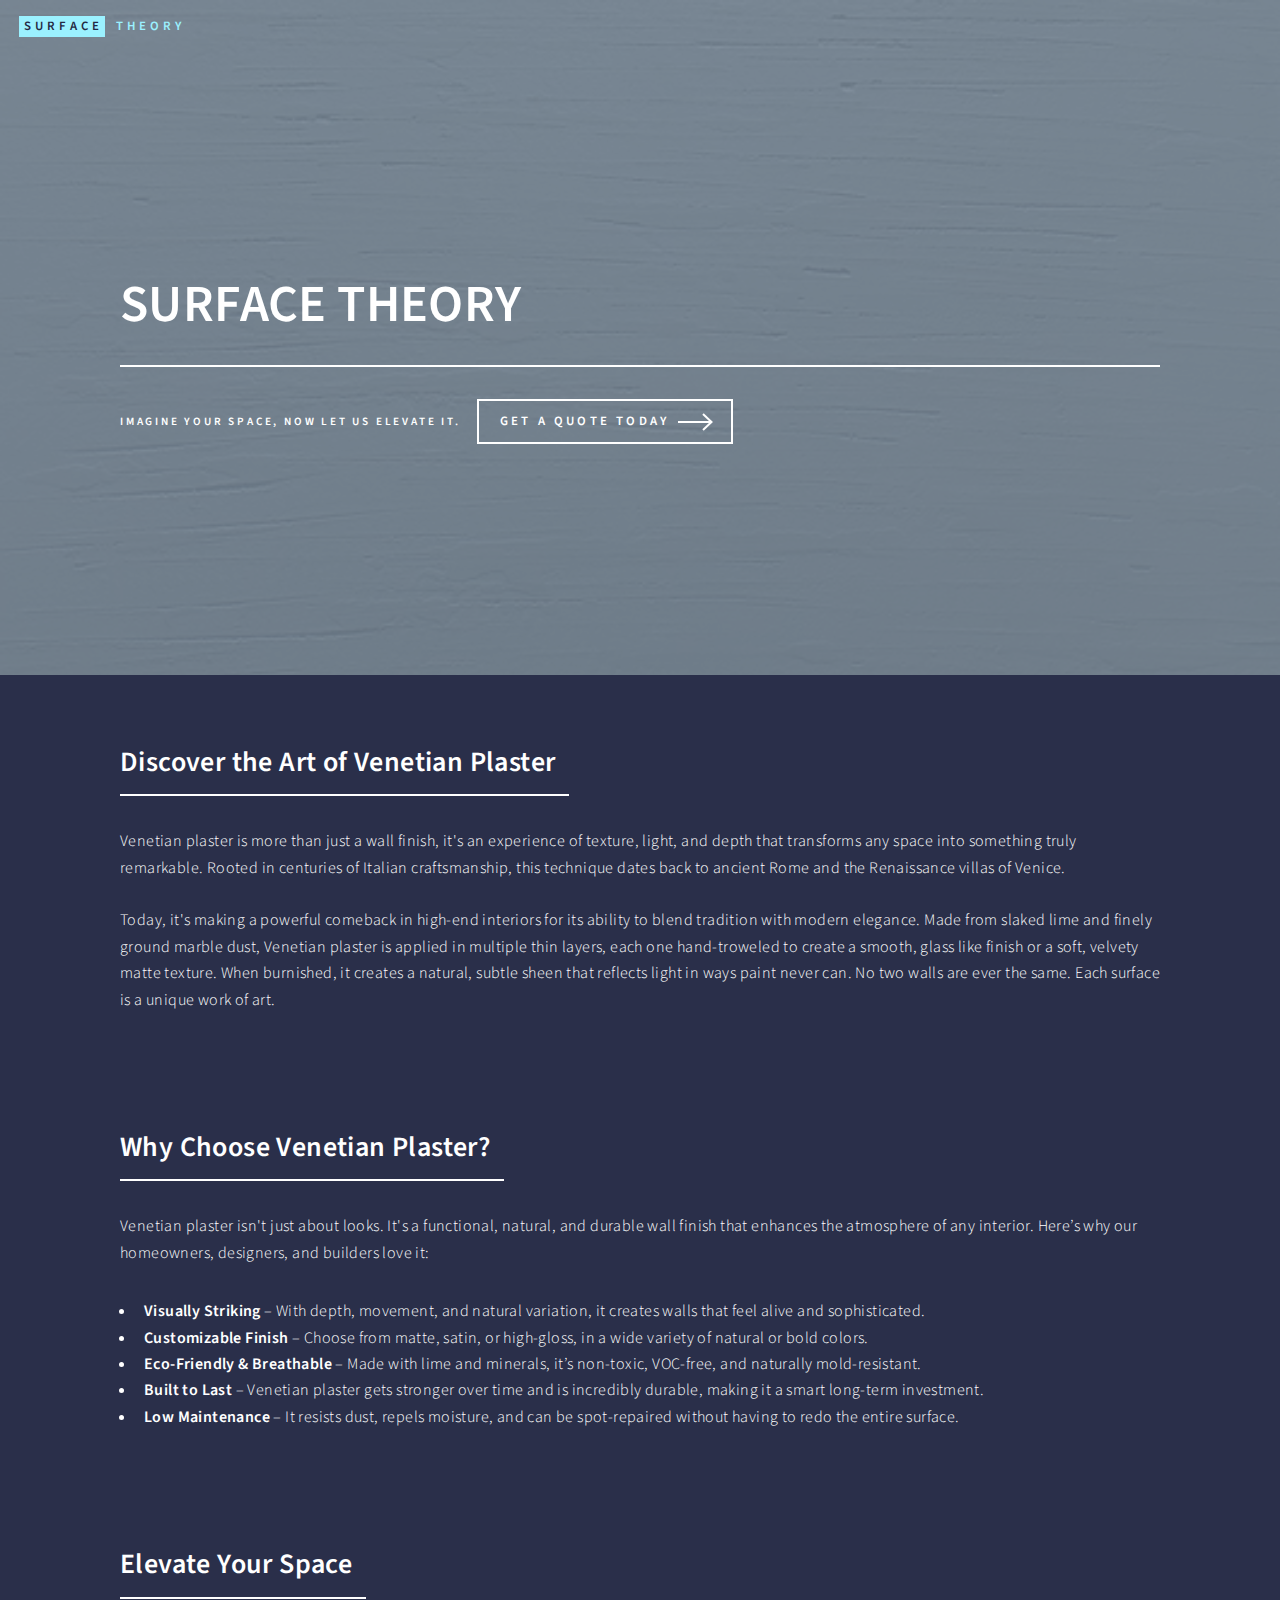
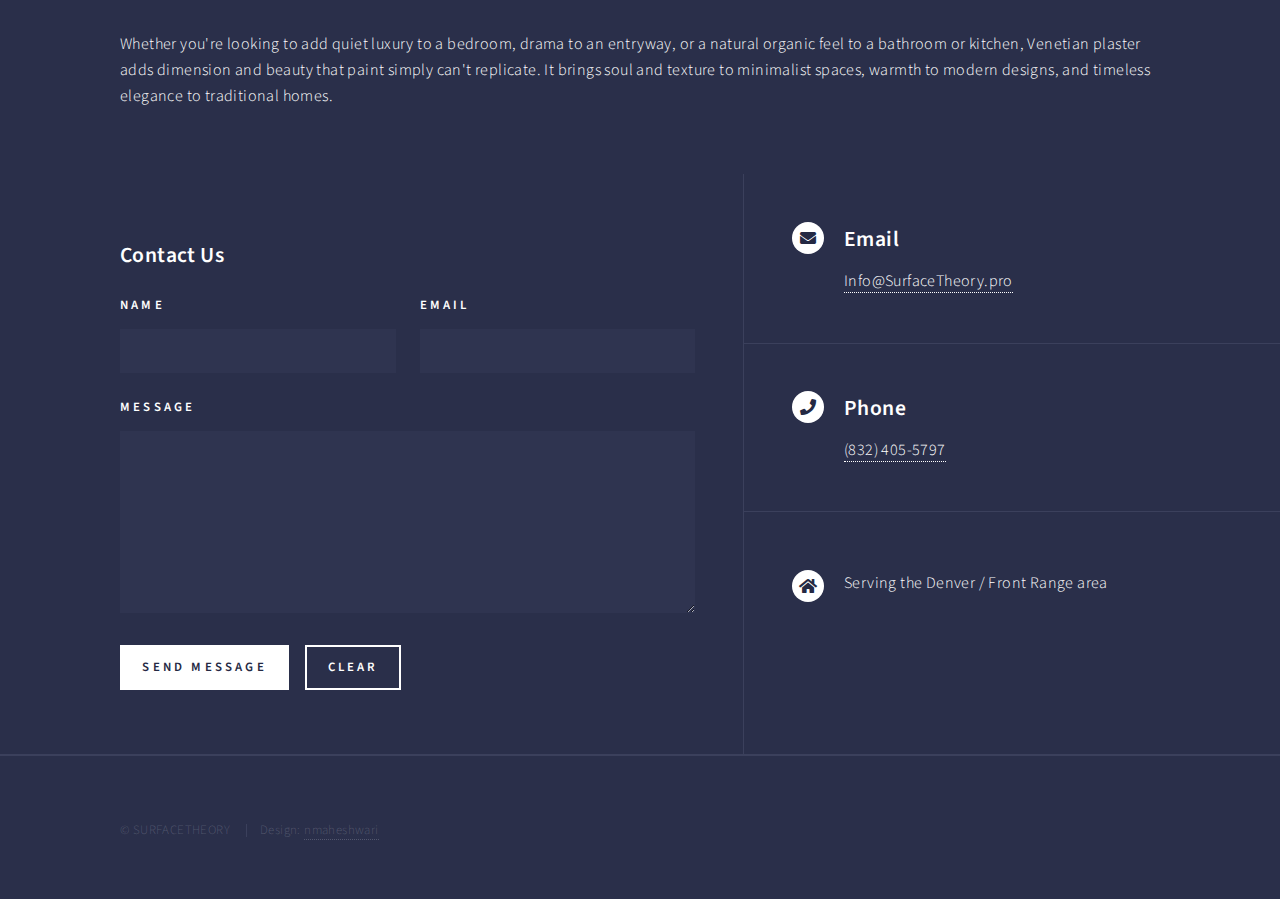
<file: index.html>
<!DOCTYPE html>
<html>
  <head>
    <title>Surface Theory</title>
    <meta charset="utf-8" />
    <meta
      name="viewport"
      content="width=device-width, initial-scale=1, user-scalable=no"
    />
    <link rel="stylesheet" href="assets/css/main.css" />
    <noscript
      ><link rel="stylesheet" href="assets/css/noscript.css"
    /></noscript>
  </head>
  <body class="is-preload">
    <!-- Wrapper -->
    <div id="wrapper">
      <!-- Header -->
      <header id="header" class="alt">
        <a href="index.html" class="logo"
          ><strong>SURFACE</strong> <span>THEORY</span></a
        >
        <!-- <nav>
          <a href="#menu">Menu</a>
        </nav> -->
      </header>

      <!-- Menu -->
      <nav id="menu">
        <ul class="links">
          <li><a href="index.html">Home</a></li>
          <li><a href="landing.html">Landing</a></li>
          <li><a href="generic.html">Generic</a></li>
          <li><a href="elements.html">Elements</a></li>
        </ul>
        <ul class="actions stacked">
          <li><a href="#" class="button primary fit">Get Started</a></li>
          <li><a href="#" class="button fit">Log In</a></li>
        </ul>
      </nav>

      <!-- Banner -->
      <section id="banner" class="major">
        <div class="inner">
          <header class="major">
            <h1>SURFACE THEORY</h1>
          </header>
          <div class="content">
            <p>Imagine your space, now let us elevate it. </p>
            <ul class="actions">
              <li>
                <a href="#contact" class="button next scrolly">Get a quote today</a>
              </li>
            </ul>
            
          </div>
          
        </div>
      </section>

      <!-- Main -->
      <div id="main">
       
        <!-- Two -->
        <section id="two">
          <div class="inner">
            <header class="major">
              <h2>Discover the Art of Venetian Plaster</h2>
            </header>
            <p>
              Venetian plaster is more than just a wall finish, it's an
              experience of texture, light, and depth that transforms any space
              into something truly remarkable. Rooted in centuries of Italian
              craftsmanship, this technique dates back to ancient Rome and the
              Renaissance villas of Venice.
              <br /><br />
              Today, it's making a powerful comeback in high-end interiors for
              its ability to blend tradition with modern elegance. Made from
              slaked lime and finely ground marble dust, Venetian plaster is
              applied in multiple thin layers, each one hand-troweled to create
              a smooth, glass like finish or a soft, velvety matte texture. When
              burnished, it creates a natural, subtle sheen that reflects light
              in ways paint never can. No two walls are ever the same. Each
              surface is a unique work of art.
            </p>

            <br><br><br>

            <header class="major">
              <h2>Why Choose Venetian Plaster?</h2>
            </header>
            <p>
              Venetian plaster isn't just about looks. It's a functional,
              natural, and durable wall finish that enhances the atmosphere of
              any interior. Here’s why our homeowners, designers, and builders
              love it:
            </p>
            <ul>
              <li>
                <strong>Visually Striking</strong> – With depth, movement, and
                natural variation, it creates walls that feel alive and
                sophisticated.
              </li>
              <li>
                <strong>Customizable Finish</strong> – Choose from matte, satin,
                or high-gloss, in a wide variety of natural or bold colors.
              </li>
              <li>
                <strong>Eco-Friendly & Breathable</strong> – Made with lime and
                minerals, it’s non-toxic, VOC-free, and naturally
                mold-resistant.
              </li>
              <li>
                <strong>Built to Last</strong> – Venetian plaster gets stronger
                over time and is incredibly durable, making it a smart long-term
                investment.
              </li>
              <li>
                <strong>Low Maintenance</strong> – It resists dust, repels
                moisture, and can be spot-repaired without having to redo the
                entire surface.
              </li>
            </ul>

            <br><br><br>


            <header class="major">
              <h2>Elevate Your Space</h2>
            </header>
            <p>
              Whether you're looking to add quiet luxury to a bedroom, drama to 
              an entryway, or a natural organic feel to a bathroom or kitchen, 
              Venetian plaster adds dimension and beauty that paint simply can't 
              replicate. It brings soul and texture to minimalist spaces, warmth 
              to modern designs, and timeless elegance to traditional homes.
            </p>

            <!-- <ul class="actions">
              <li>
                <a href="landing.html" class="button next">LEARN MORE</a>
              </li>
            </ul> -->
          </div>
        </section>
      </div>
      <!-- More Stuff -->
      <div id="main">
        <!-- Two -->
         <!--
        <section id="two" class="spotlights">
          <section>
            <a href="generic.html" class="image">
              <img
                src="images/pic08.jpg"
                alt=""
                data-position="center center"
              />
            </a>
            <div class="content">
              <div class="inner">
                <header class="major">
                  <h3>Sarah Smith - Bathroom Plaster Accnet Wall</h3>
                </header>
                <p>
                  Sarah approached us with a vision for her late 18th century
                  home's bathroom. In efficitur ligula tate urna. Maecenas massa
                  sed magna lacinia magna pellentesque lorem ipsum dolor. Nullam
                  et orci eu lorem consequat tincidunt. Vivamus et sagittis
                  tempus.
                </p>
                <ul class="actions">
                  <li><a href="generic.html" class="button">Learn more</a></li>
                </ul>
              </div>
            </div>
          </section>
          <section>
            <a href="generic.html" class="image">
              <img src="images/pic09.jpg" alt="" data-position="top center" />
            </a>
            <div class="content">
              <div class="inner">
                <header class="major">
                  <h3>Rhoncus magna</h3>
                </header>
                <p>
                  Nullam et orci eu lorem consequat tincidunt vivamus et
                  sagittis magna sed nunc rhoncus condimentum sem. In efficitur
                  ligula tate urna. Maecenas massa sed magna lacinia magna
                  pellentesque lorem ipsum dolor. Nullam et orci eu lorem
                  consequat tincidunt. Vivamus et sagittis tempus.
                </p>
                <ul class="actions">
                  <li><a href="generic.html" class="button">Learn more</a></li>
                </ul>
              </div>
            </div>
          </section>
          <section>
            <a href="generic.html" class="image">
              <img src="images/pic10.jpg" alt="" data-position="25% 25%" />
            </a>
            <div class="content">
              <div class="inner">
                <header class="major">
                  <h3>Sed nunc ligula</h3>
                </header>
                <p>
                  Nullam et orci eu lorem consequat tincidunt vivamus et
                  sagittis magna sed nunc rhoncus condimentum sem. In efficitur
                  ligula tate urna. Maecenas massa sed magna lacinia magna
                  pellentesque lorem ipsum dolor. Nullam et orci eu lorem
                  consequat tincidunt. Vivamus et sagittis tempus.
                </p>
                <ul class="actions">
                  <li><a href="generic.html" class="button">Learn more</a></li>
                </ul>
              </div>
            </div>
          </section>
        </section>
      </div>
      -->
      <!-- Contact -->
      <section id="contact">
        <div class="inner">
          
          <section>
            <h3>Contact Us</h3>
            <form method="post" action="#" netlify>
              <div class="fields">
                <div class="field half">
                  <label for="name">Name</label>
                  <input type="text" name="name" id="name" />
                </div>
                <div class="field half">
                  <label for="email">Email</label>
                  <input type="text" name="email" id="email" />
                </div>
                <div class="field">
                  <label for="message">Message</label>
                  <textarea name="message" id="message" rows="6"></textarea>
                </div>
              </div>
              <ul class="actions">
                <li>
                  <input type="submit" value="Send Message" class="primary" />
                </li>
                <li><input type="reset" value="Clear" /></li>
              </ul>
            </form>
          </section>
          <section class="split">
            <section>
              <div class="contact-method">
                <span class="icon solid alt fa-envelope"></span>
                <h3>Email</h3>
                <a href="mailto:Info@SurfaceTheory.pro">Info@SurfaceTheory.pro</a>
              </div>
            </section>
            <section>
              <div class="contact-method">
                <span class="icon solid alt fa-phone"></span>
                <h3>Phone</h3>
                <a href="tel:+8324055797">(832) 405-5797</a>
              </div>
            </section>
            <section>
              <div class="contact-method">
                <span class="icon solid alt fa-home"></span>
                <h3></h3>
                <span
                  >Serving the Denver / Front Range area</span
                >
              </div>
            </section>
          </section>
        </div>
      </section>

      <!-- Footer -->
      <footer id="footer">
        <div class="inner">
          <!-- <ul class="icons">
            <li>
              <a href="#" class="icon brands alt fa-twitter"
                ><span class="label">Twitter</span></a
              >
            </li>
            <li>
              <a href="#" class="icon brands alt fa-facebook-f"
                ><span class="label">Facebook</span></a
              >
            </li>
            <li>
              <a href="#" class="icon brands alt fa-instagram"
                ><span class="label">Instagram</span></a
              >
            </li>
            <li>
              <a href="#" class="icon brands alt fa-github"
                ><span class="label">GitHub</span></a
              >
            </li>
            <li>
              <a href="#" class="icon brands alt fa-linkedin-in"
                ><span class="label">LinkedIn</span></a
              >
            </li>
          </ul> -->
          <ul class="copyright">
            <li>&copy; SURFACETHEORY</li>
            <li>
              Design: <a href="https://nicholasmaheshwari.com">nmaheshwari</a>
            </li>
          </ul>
        </div>
      </footer>
    </div>

    <!-- Scripts -->
    <script src="assets/js/jquery.min.js"></script>
    <script src="assets/js/jquery.scrolly.min.js"></script>
    <script src="assets/js/jquery.scrollex.min.js"></script>
    <script src="assets/js/browser.min.js"></script>
    <script src="assets/js/breakpoints.min.js"></script>
    <script src="assets/js/util.js"></script>
    <script src="assets/js/main.js"></script>
  </body>
</html>
</file>
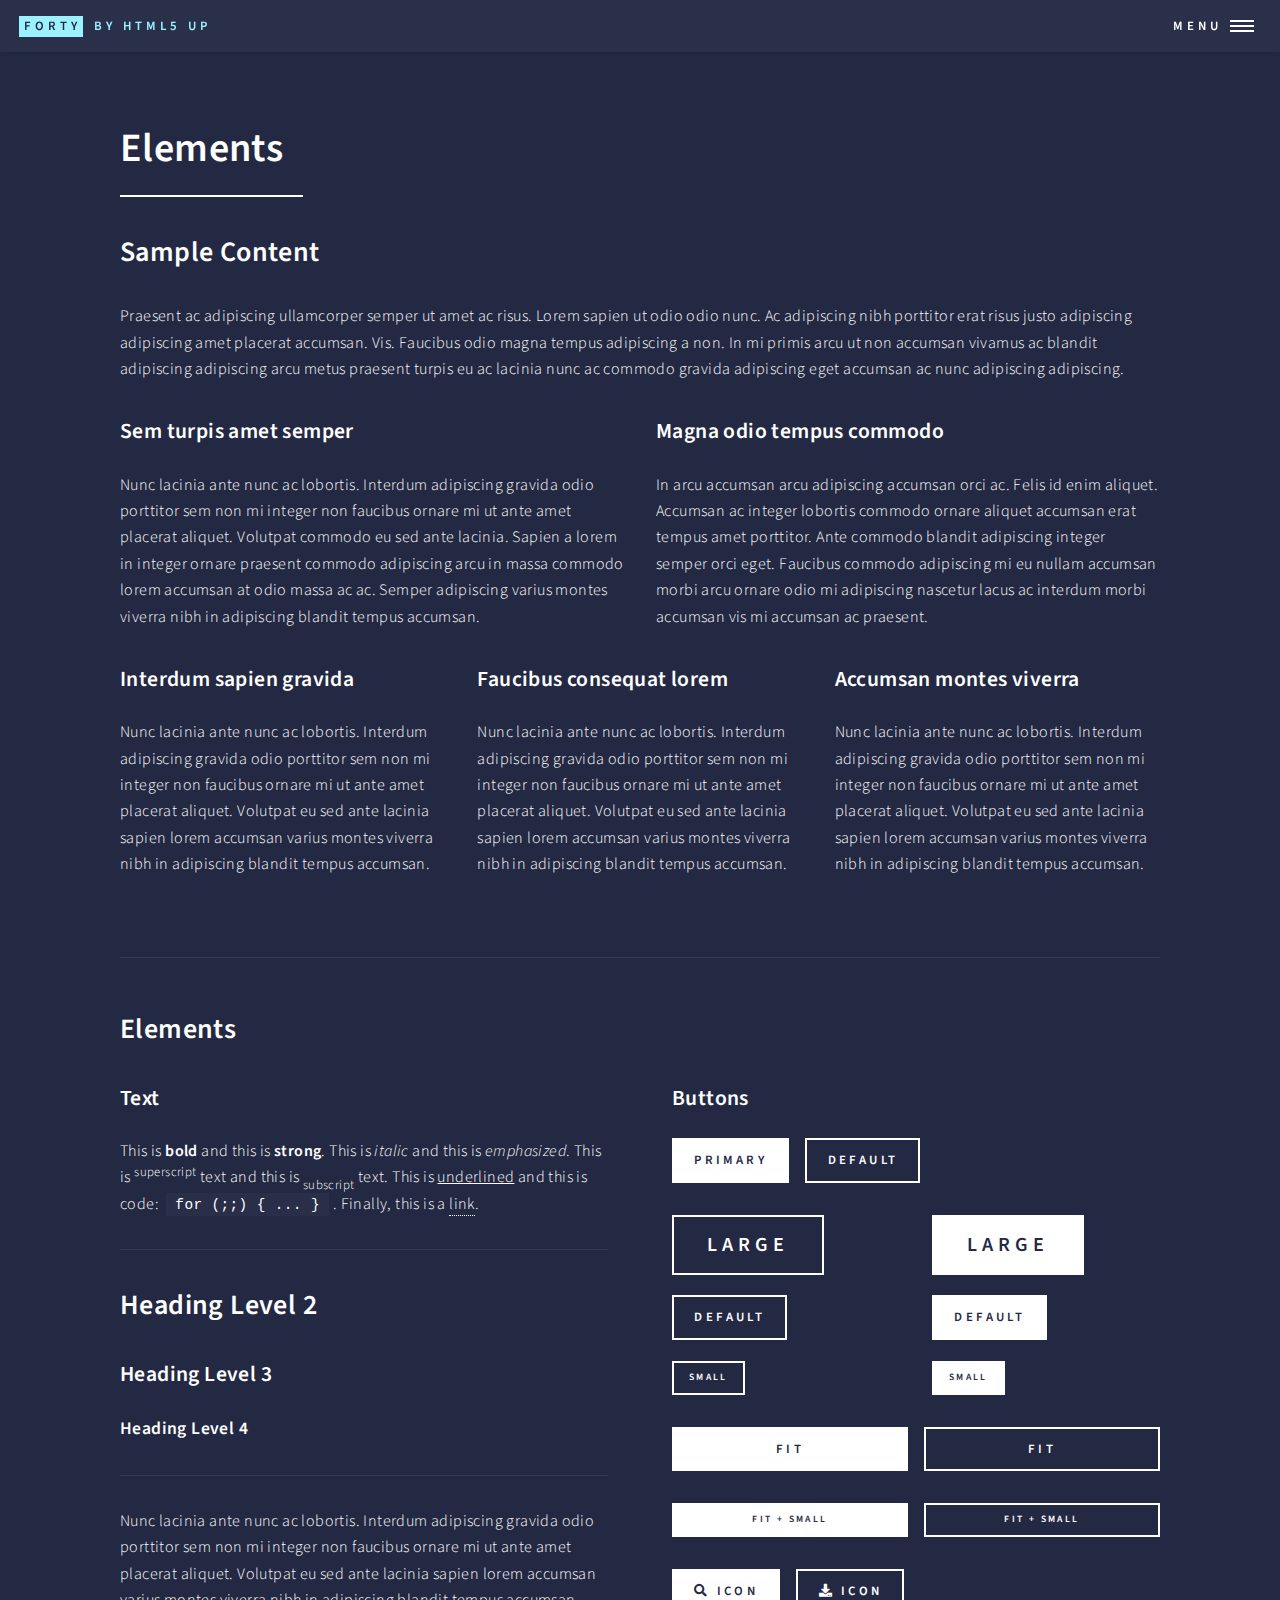
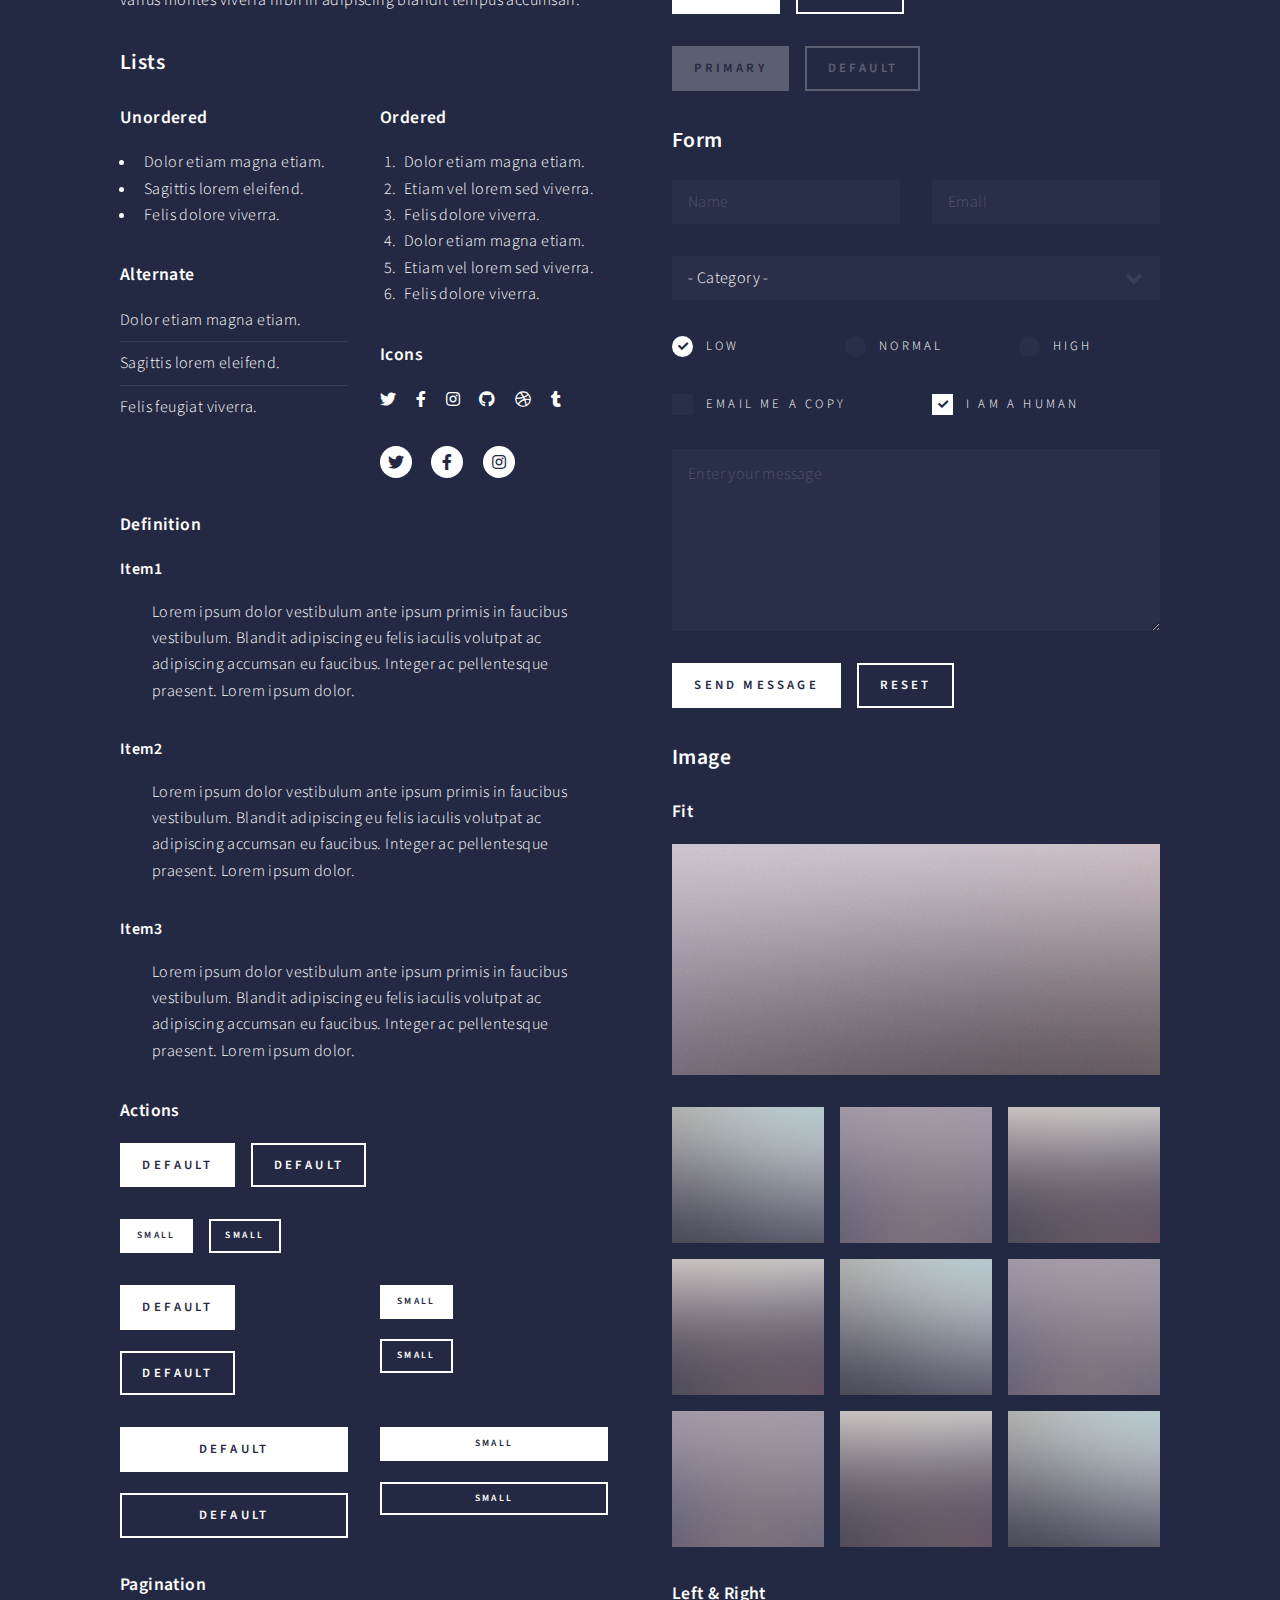
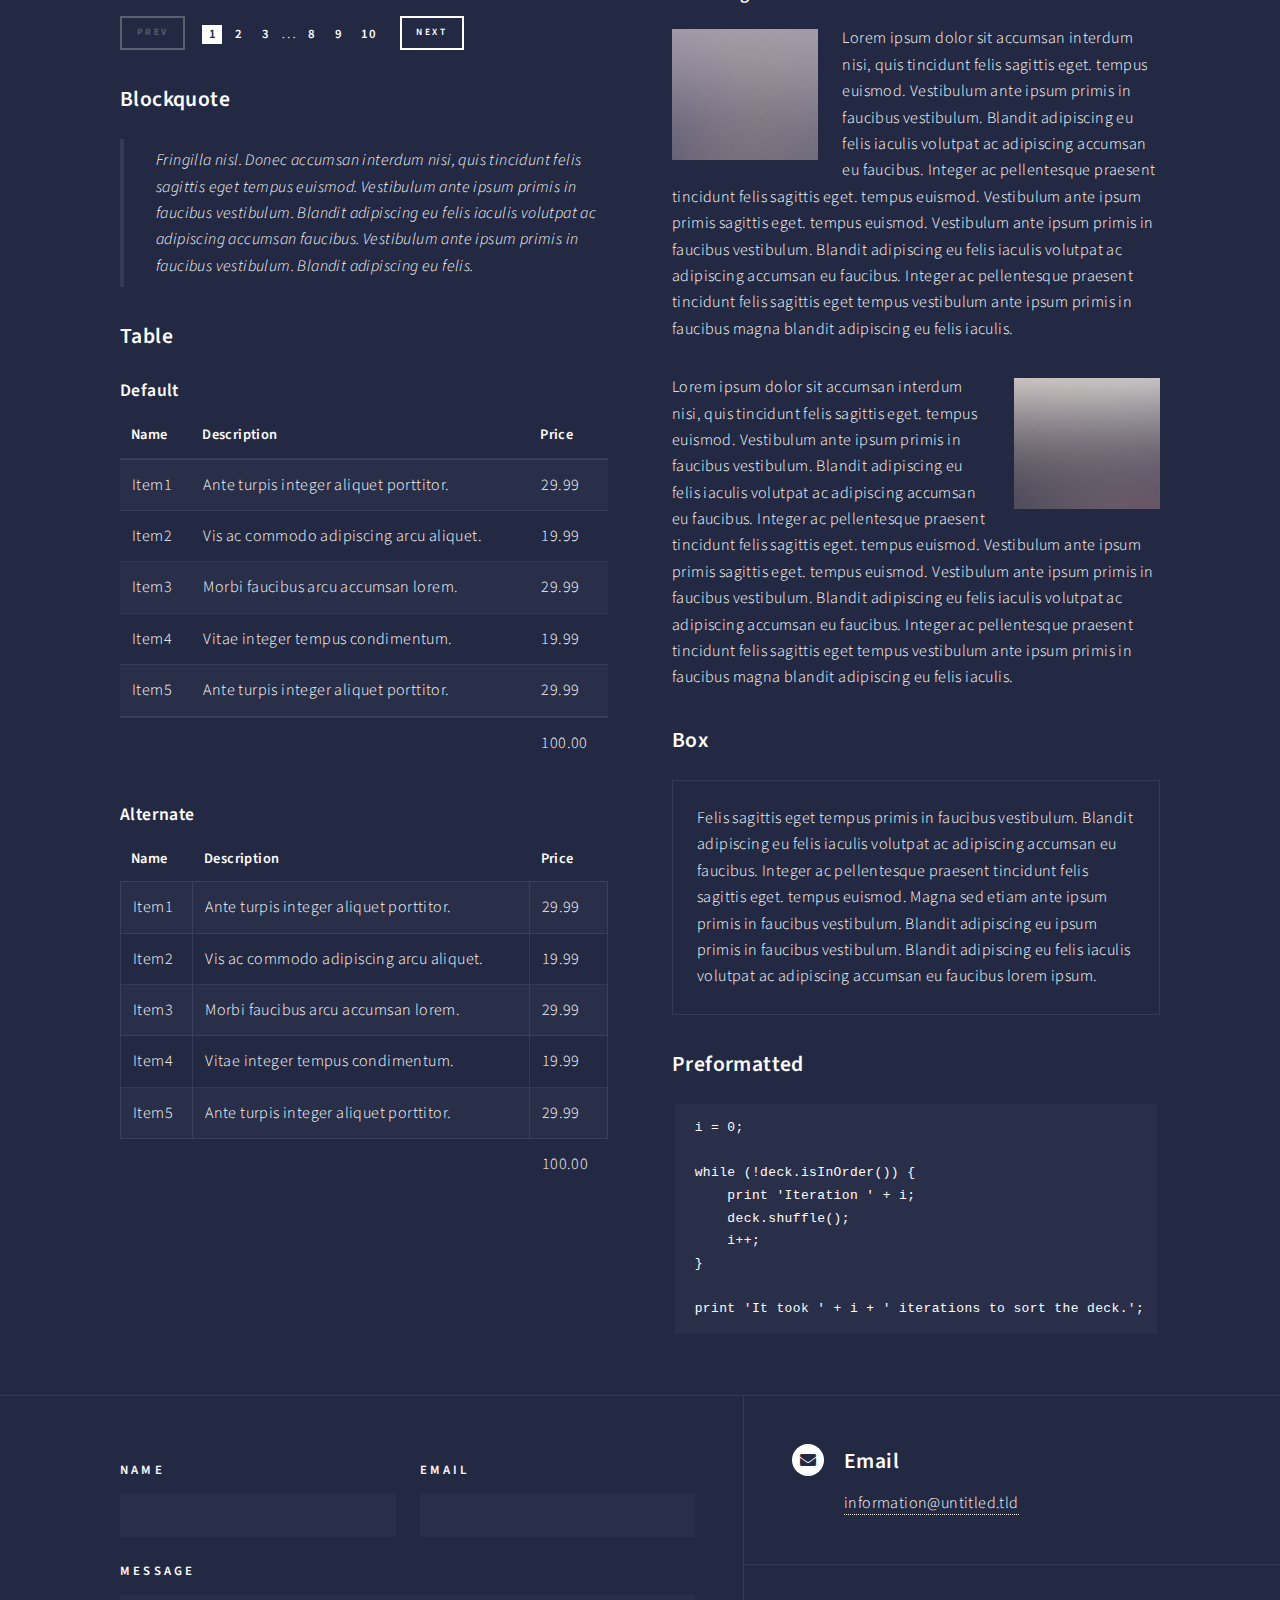
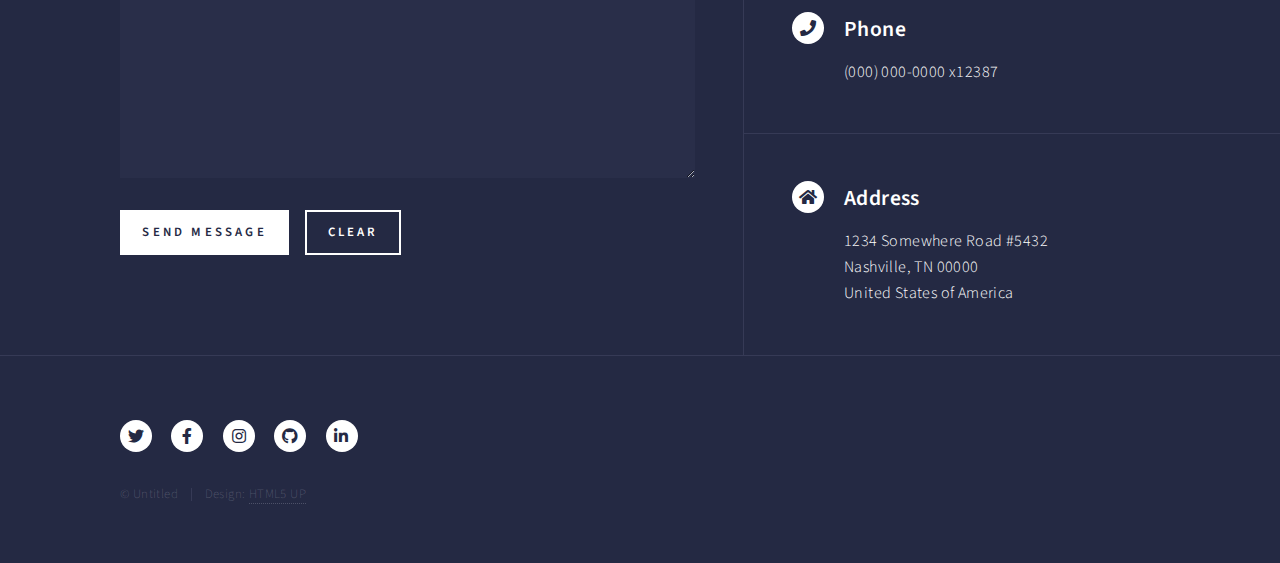
<file: elements.html>
<!DOCTYPE HTML>
<!--
	Forty by HTML5 UP
	html5up.net | @ajlkn
	Free for personal and commercial use under the CCA 3.0 license (html5up.net/license)
-->
<html>
	<head>
		<title>Elements - Forty by HTML5 UP</title>
		<meta charset="utf-8" />
		<meta name="viewport" content="width=device-width, initial-scale=1, user-scalable=no" />
		<link rel="stylesheet" href="assets/css/main.css" />
		<noscript><link rel="stylesheet" href="assets/css/noscript.css" /></noscript>
	</head>
	<body class="is-preload">

		<!-- Wrapper -->
			<div id="wrapper">

				<!-- Header -->
					<header id="header">
						<a href="index.html" class="logo"><strong>Forty</strong> <span>by HTML5 UP</span></a>
						<nav>
							<a href="#menu">Menu</a>
						</nav>
					</header>

				<!-- Menu -->
					<nav id="menu">
						<ul class="links">
							<li><a href="index.html">Home</a></li>
							<li><a href="landing.html">Landing</a></li>
							<li><a href="generic.html">Generic</a></li>
							<li><a href="elements.html">Elements</a></li>
						</ul>
						<ul class="actions stacked">
							<li><a href="#" class="button primary fit">Get Started</a></li>
							<li><a href="#" class="button fit">Log In</a></li>
						</ul>
					</nav>

				<!-- Main -->
					<div id="main" class="alt">

						<!-- One -->
							<section id="one">
								<div class="inner">
									<header class="major">
										<h1>Elements</h1>
									</header>

									<!-- Content -->
										<h2 id="content">Sample Content</h2>
										<p>Praesent ac adipiscing ullamcorper semper ut amet ac risus. Lorem sapien ut odio odio nunc. Ac adipiscing nibh porttitor erat risus justo adipiscing adipiscing amet placerat accumsan. Vis. Faucibus odio magna tempus adipiscing a non. In mi primis arcu ut non accumsan vivamus ac blandit adipiscing adipiscing arcu metus praesent turpis eu ac lacinia nunc ac commodo gravida adipiscing eget accumsan ac nunc adipiscing adipiscing.</p>
										<div class="row">
											<div class="col-6 col-12-small">
												<h3>Sem turpis amet semper</h3>
												<p>Nunc lacinia ante nunc ac lobortis. Interdum adipiscing gravida odio porttitor sem non mi integer non faucibus ornare mi ut ante amet placerat aliquet. Volutpat commodo eu sed ante lacinia. Sapien a lorem in integer ornare praesent commodo adipiscing arcu in massa commodo lorem accumsan at odio massa ac ac. Semper adipiscing varius montes viverra nibh in adipiscing blandit tempus accumsan.</p>
											</div>
											<div class="col-6 col-12-small">
												<h3>Magna odio tempus commodo</h3>
												<p>In arcu accumsan arcu adipiscing accumsan orci ac. Felis id enim aliquet. Accumsan ac integer lobortis commodo ornare aliquet accumsan erat tempus amet porttitor. Ante commodo blandit adipiscing integer semper orci eget. Faucibus commodo adipiscing mi eu nullam accumsan morbi arcu ornare odio mi adipiscing nascetur lacus ac interdum morbi accumsan vis mi accumsan ac praesent.</p>
											</div>
											<!-- Break -->
											<div class="col-4 col-12-medium">
												<h3>Interdum sapien gravida</h3>
												<p>Nunc lacinia ante nunc ac lobortis. Interdum adipiscing gravida odio porttitor sem non mi integer non faucibus ornare mi ut ante amet placerat aliquet. Volutpat eu sed ante lacinia sapien lorem accumsan varius montes viverra nibh in adipiscing blandit tempus accumsan.</p>
											</div>
											<div class="col-4 col-12-medium">
												<h3>Faucibus consequat lorem</h3>
												<p>Nunc lacinia ante nunc ac lobortis. Interdum adipiscing gravida odio porttitor sem non mi integer non faucibus ornare mi ut ante amet placerat aliquet. Volutpat eu sed ante lacinia sapien lorem accumsan varius montes viverra nibh in adipiscing blandit tempus accumsan.</p>
											</div>
											<div class="col-4 col-12-medium">
												<h3>Accumsan montes viverra</h3>
												<p>Nunc lacinia ante nunc ac lobortis. Interdum adipiscing gravida odio porttitor sem non mi integer non faucibus ornare mi ut ante amet placerat aliquet. Volutpat eu sed ante lacinia sapien lorem accumsan varius montes viverra nibh in adipiscing blandit tempus accumsan.</p>
											</div>
										</div>

									<hr class="major" />

									<!-- Elements -->
										<h2 id="elements">Elements</h2>
										<div class="row gtr-200">
											<div class="col-6 col-12-medium">

												<!-- Text stuff -->
													<h3>Text</h3>
													<p>This is <b>bold</b> and this is <strong>strong</strong>. This is <i>italic</i> and this is <em>emphasized</em>.
													This is <sup>superscript</sup> text and this is <sub>subscript</sub> text.
													This is <u>underlined</u> and this is code: <code>for (;;) { ... }</code>.
													Finally, this is a <a href="#">link</a>.</p>
													<hr />
													<h2>Heading Level 2</h2>
													<h3>Heading Level 3</h3>
													<h4>Heading Level 4</h4>
													<hr />
													<p>Nunc lacinia ante nunc ac lobortis. Interdum adipiscing gravida odio porttitor sem non mi integer non faucibus ornare mi ut ante amet placerat aliquet. Volutpat eu sed ante lacinia sapien lorem accumsan varius montes viverra nibh in adipiscing blandit tempus accumsan.</p>

												<!-- Lists -->
													<h3>Lists</h3>
													<div class="row">
														<div class="col-6 col-12-small">

															<h4>Unordered</h4>
															<ul>
																<li>Dolor etiam magna etiam.</li>
																<li>Sagittis lorem eleifend.</li>
																<li>Felis dolore viverra.</li>
															</ul>

															<h4>Alternate</h4>
															<ul class="alt">
																<li>Dolor etiam magna etiam.</li>
																<li>Sagittis lorem eleifend.</li>
																<li>Felis feugiat viverra.</li>
															</ul>

														</div>
														<div class="col-6 col-12-small">

															<h4>Ordered</h4>
															<ol>
																<li>Dolor etiam magna etiam.</li>
																<li>Etiam vel lorem sed viverra.</li>
																<li>Felis dolore viverra.</li>
																<li>Dolor etiam magna etiam.</li>
																<li>Etiam vel lorem sed viverra.</li>
																<li>Felis dolore viverra.</li>
															</ol>

															<h4>Icons</h4>
															<ul class="icons">
																<li><a href="#" class="icon brands fa-twitter"><span class="label">Twitter</span></a></li>
																<li><a href="#" class="icon brands fa-facebook-f"><span class="label">Facebook</span></a></li>
																<li><a href="#" class="icon brands fa-instagram"><span class="label">Instagram</span></a></li>
																<li><a href="#" class="icon brands fa-github"><span class="label">Github</span></a></li>
																<li><a href="#" class="icon brands fa-dribbble"><span class="label">Dribbble</span></a></li>
																<li><a href="#" class="icon brands fa-tumblr"><span class="label">Tumblr</span></a></li>
															</ul>
															<ul class="icons">
																<li><a href="#" class="icon brands alt fa-twitter"><span class="label">Twitter</span></a></li>
																<li><a href="#" class="icon brands alt fa-facebook-f"><span class="label">Facebook</span></a></li>
																<li><a href="#" class="icon brands alt fa-instagram"><span class="label">Instagram</span></a></li>
															</ul>

														</div>
													</div>
													<h4>Definition</h4>
													<dl>
														<dt>Item1</dt>
														<dd>
															<p>Lorem ipsum dolor vestibulum ante ipsum primis in faucibus vestibulum. Blandit adipiscing eu felis iaculis volutpat ac adipiscing accumsan eu faucibus. Integer ac pellentesque praesent. Lorem ipsum dolor.</p>
														</dd>
														<dt>Item2</dt>
														<dd>
															<p>Lorem ipsum dolor vestibulum ante ipsum primis in faucibus vestibulum. Blandit adipiscing eu felis iaculis volutpat ac adipiscing accumsan eu faucibus. Integer ac pellentesque praesent. Lorem ipsum dolor.</p>
														</dd>
														<dt>Item3</dt>
														<dd>
															<p>Lorem ipsum dolor vestibulum ante ipsum primis in faucibus vestibulum. Blandit adipiscing eu felis iaculis volutpat ac adipiscing accumsan eu faucibus. Integer ac pellentesque praesent. Lorem ipsum dolor.</p>
														</dd>
													</dl>

													<h4>Actions</h4>
													<ul class="actions">
														<li><a href="#" class="button primary">Default</a></li>
														<li><a href="#" class="button">Default</a></li>
													</ul>
													<ul class="actions small">
														<li><a href="#" class="button primary small">Small</a></li>
														<li><a href="#" class="button small">Small</a></li>
													</ul>
													<div class="row">
														<div class="col-6 col-12-small">
															<ul class="actions stacked">
																<li><a href="#" class="button primary">Default</a></li>
																<li><a href="#" class="button">Default</a></li>
															</ul>
														</div>
														<div class="col-6 col-12-small">
															<ul class="actions stacked">
																<li><a href="#" class="button primary small">Small</a></li>
																<li><a href="#" class="button small">Small</a></li>
															</ul>
														</div>
														<div class="col-6 col-12-small">
															<ul class="actions stacked">
																<li><a href="#" class="button primary fit">Default</a></li>
																<li><a href="#" class="button fit">Default</a></li>
															</ul>
														</div>
														<div class="col-6 col-12-small">
															<ul class="actions stacked">
																<li><a href="#" class="button primary small fit">Small</a></li>
																<li><a href="#" class="button small fit">Small</a></li>
															</ul>
														</div>
													</div>

													<h4>Pagination</h4>
													<ul class="pagination">
														<li><span class="button small disabled">Prev</span></li>
														<li><a href="#" class="page active">1</a></li>
														<li><a href="#" class="page">2</a></li>
														<li><a href="#" class="page">3</a></li>
														<li><span>&hellip;</span></li>
														<li><a href="#" class="page">8</a></li>
														<li><a href="#" class="page">9</a></li>
														<li><a href="#" class="page">10</a></li>
														<li><a href="#" class="button small">Next</a></li>
													</ul>

												<!-- Blockquote -->
													<h3>Blockquote</h3>
													<blockquote>Fringilla nisl. Donec accumsan interdum nisi, quis tincidunt felis sagittis eget tempus euismod. Vestibulum ante ipsum primis in faucibus vestibulum. Blandit adipiscing eu felis iaculis volutpat ac adipiscing accumsan faucibus. Vestibulum ante ipsum primis in faucibus vestibulum. Blandit adipiscing eu felis.</blockquote>

												<!-- Table -->
													<h3>Table</h3>

													<h4>Default</h4>
													<div class="table-wrapper">
														<table>
															<thead>
																<tr>
																	<th>Name</th>
																	<th>Description</th>
																	<th>Price</th>
																</tr>
															</thead>
															<tbody>
																<tr>
																	<td>Item1</td>
																	<td>Ante turpis integer aliquet porttitor.</td>
																	<td>29.99</td>
																</tr>
																<tr>
																	<td>Item2</td>
																	<td>Vis ac commodo adipiscing arcu aliquet.</td>
																	<td>19.99</td>
																</tr>
																<tr>
																	<td>Item3</td>
																	<td> Morbi faucibus arcu accumsan lorem.</td>
																	<td>29.99</td>
																</tr>
																<tr>
																	<td>Item4</td>
																	<td>Vitae integer tempus condimentum.</td>
																	<td>19.99</td>
																</tr>
																<tr>
																	<td>Item5</td>
																	<td>Ante turpis integer aliquet porttitor.</td>
																	<td>29.99</td>
																</tr>
															</tbody>
															<tfoot>
																<tr>
																	<td colspan="2"></td>
																	<td>100.00</td>
																</tr>
															</tfoot>
														</table>
													</div>

													<h4>Alternate</h4>
													<div class="table-wrapper">
														<table class="alt">
															<thead>
																<tr>
																	<th>Name</th>
																	<th>Description</th>
																	<th>Price</th>
																</tr>
															</thead>
															<tbody>
																<tr>
																	<td>Item1</td>
																	<td>Ante turpis integer aliquet porttitor.</td>
																	<td>29.99</td>
																</tr>
																<tr>
																	<td>Item2</td>
																	<td>Vis ac commodo adipiscing arcu aliquet.</td>
																	<td>19.99</td>
																</tr>
																<tr>
																	<td>Item3</td>
																	<td> Morbi faucibus arcu accumsan lorem.</td>
																	<td>29.99</td>
																</tr>
																<tr>
																	<td>Item4</td>
																	<td>Vitae integer tempus condimentum.</td>
																	<td>19.99</td>
																</tr>
																<tr>
																	<td>Item5</td>
																	<td>Ante turpis integer aliquet porttitor.</td>
																	<td>29.99</td>
																</tr>
															</tbody>
															<tfoot>
																<tr>
																	<td colspan="2"></td>
																	<td>100.00</td>
																</tr>
															</tfoot>
														</table>
													</div>

											</div>
											<div class="col-6 col-12-medium">

												<!-- Buttons -->
													<h3>Buttons</h3>
													<ul class="actions">
														<li><a href="#" class="button primary">Primary</a></li>
														<li><a href="#" class="button">Default</a></li>
													</ul>
													<div class="row">
														<div class="col-6 col-12-xsmall">
															<ul class="actions stacked">
																<li><a href="#" class="button large">Large</a></li>
																<li><a href="#" class="button">Default</a></li>
																<li><a href="#" class="button small">Small</a></li>
															</ul>
														</div>
														<div class="col-6 col-12-xsmall">
															<ul class="actions stacked">
																<li><a href="#" class="button primary large">Large</a></li>
																<li><a href="#" class="button primary">Default</a></li>
																<li><a href="#" class="button primary small">Small</a></li>
															</ul>
														</div>
													</div>
													<ul class="actions fit">
														<li><a href="#" class="button primary fit">Fit</a></li>
														<li><a href="#" class="button fit">Fit</a></li>
													</ul>
													<ul class="actions fit small">
														<li><a href="#" class="button primary fit small">Fit + Small</a></li>
														<li><a href="#" class="button fit small">Fit + Small</a></li>
													</ul>
													<ul class="actions">
														<li><a href="#" class="button primary icon solid fa-search">Icon</a></li>
														<li><a href="#" class="button icon solid fa-download">Icon</a></li>
													</ul>
													<ul class="actions">
														<li><span class="button primary disabled">Primary</span></li>
														<li><span class="button disabled">Default</span></li>
													</ul>

												<!-- Form -->
													<h3>Form</h3>

													<form method="post" action="#">
														<div class="row gtr-uniform">
															<div class="col-6 col-12-xsmall">
																<input type="text" name="demo-name" id="demo-name" value="" placeholder="Name" />
															</div>
															<div class="col-6 col-12-xsmall">
																<input type="email" name="demo-email" id="demo-email" value="" placeholder="Email" />
															</div>
															<!-- Break -->
															<div class="col-12">
																<select name="demo-category" id="demo-category">
																	<option value="">- Category -</option>
																	<option value="1">Manufacturing</option>
																	<option value="1">Shipping</option>
																	<option value="1">Administration</option>
																	<option value="1">Human Resources</option>
																</select>
															</div>
															<!-- Break -->
															<div class="col-4 col-12-small">
																<input type="radio" id="demo-priority-low" name="demo-priority" checked>
																<label for="demo-priority-low">Low</label>
															</div>
															<div class="col-4 col-12-small">
																<input type="radio" id="demo-priority-normal" name="demo-priority">
																<label for="demo-priority-normal">Normal</label>
															</div>
															<div class="col-4 col-12-small">
																<input type="radio" id="demo-priority-high" name="demo-priority">
																<label for="demo-priority-high">High</label>
															</div>
															<!-- Break -->
															<div class="col-6 col-12-small">
																<input type="checkbox" id="demo-copy" name="demo-copy">
																<label for="demo-copy">Email me a copy</label>
															</div>
															<div class="col-6 col-12-small">
																<input type="checkbox" id="demo-human" name="demo-human" checked>
																<label for="demo-human">I am a human</label>
															</div>
															<!-- Break -->
															<div class="col-12">
																<textarea name="demo-message" id="demo-message" placeholder="Enter your message" rows="6"></textarea>
															</div>
															<!-- Break -->
															<div class="col-12">
																<ul class="actions">
																	<li><input type="submit" value="Send Message" class="primary" /></li>
																	<li><input type="reset" value="Reset" /></li>
																</ul>
															</div>
														</div>
													</form>

												<!-- Image -->
													<h3>Image</h3>

													<h4>Fit</h4>
													<span class="image fit"><img src="images/pic03.jpg" alt="" /></span>
													<div class="box alt">
														<div class="row gtr-50 gtr-uniform">
															<div class="col-4"><span class="image fit"><img src="images/pic08.jpg" alt="" /></span></div>
															<div class="col-4"><span class="image fit"><img src="images/pic09.jpg" alt="" /></span></div>
															<div class="col-4"><span class="image fit"><img src="images/pic10.jpg" alt="" /></span></div>
															<!-- Break -->
															<div class="col-4"><span class="image fit"><img src="images/pic10.jpg" alt="" /></span></div>
															<div class="col-4"><span class="image fit"><img src="images/pic08.jpg" alt="" /></span></div>
															<div class="col-4"><span class="image fit"><img src="images/pic09.jpg" alt="" /></span></div>
															<!-- Break -->
															<div class="col-4"><span class="image fit"><img src="images/pic09.jpg" alt="" /></span></div>
															<div class="col-4"><span class="image fit"><img src="images/pic10.jpg" alt="" /></span></div>
															<div class="col-4"><span class="image fit"><img src="images/pic08.jpg" alt="" /></span></div>
														</div>
													</div>

													<h4>Left &amp; Right</h4>
													<p><span class="image left"><img src="images/pic09.jpg" alt="" /></span>Lorem ipsum dolor sit accumsan interdum nisi, quis tincidunt felis sagittis eget. tempus euismod. Vestibulum ante ipsum primis in faucibus vestibulum. Blandit adipiscing eu felis iaculis volutpat ac adipiscing accumsan eu faucibus. Integer ac pellentesque praesent tincidunt felis sagittis eget. tempus euismod. Vestibulum ante ipsum primis sagittis eget. tempus euismod. Vestibulum ante ipsum primis in faucibus vestibulum. Blandit adipiscing eu felis iaculis volutpat ac adipiscing accumsan eu faucibus. Integer ac pellentesque praesent tincidunt felis sagittis eget tempus vestibulum ante ipsum primis in faucibus magna blandit adipiscing eu felis iaculis.</p>
													<p><span class="image right"><img src="images/pic10.jpg" alt="" /></span>Lorem ipsum dolor sit accumsan interdum nisi, quis tincidunt felis sagittis eget. tempus euismod. Vestibulum ante ipsum primis in faucibus vestibulum. Blandit adipiscing eu felis iaculis volutpat ac adipiscing accumsan eu faucibus. Integer ac pellentesque praesent tincidunt felis sagittis eget. tempus euismod. Vestibulum ante ipsum primis sagittis eget. tempus euismod. Vestibulum ante ipsum primis in faucibus vestibulum. Blandit adipiscing eu felis iaculis volutpat ac adipiscing accumsan eu faucibus. Integer ac pellentesque praesent tincidunt felis sagittis eget tempus vestibulum ante ipsum primis in faucibus magna blandit adipiscing eu felis iaculis.</p>

												<!-- Box -->
													<h3>Box</h3>
													<div class="box">
														<p>Felis sagittis eget tempus primis in faucibus vestibulum. Blandit adipiscing eu felis iaculis volutpat ac adipiscing accumsan eu faucibus. Integer ac pellentesque praesent tincidunt felis sagittis eget. tempus euismod. Magna sed etiam ante ipsum primis in faucibus vestibulum. Blandit adipiscing eu ipsum primis in faucibus vestibulum. Blandit adipiscing eu felis iaculis volutpat ac adipiscing accumsan eu faucibus lorem ipsum.</p>
													</div>

												<!-- Preformatted Code -->
													<h3>Preformatted</h3>
													<pre><code>i = 0;

while (!deck.isInOrder()) {
    print 'Iteration ' + i;
    deck.shuffle();
    i++;
}

print 'It took ' + i + ' iterations to sort the deck.';
</code></pre>

											</div>
										</div>

								</div>
							</section>

					</div>

				<!-- Contact -->
					<section id="contact">
						<div class="inner">
							<section>
								<form method="post" action="#">
									<div class="fields">
										<div class="field half">
											<label for="name">Name</label>
											<input type="text" name="name" id="name" />
										</div>
										<div class="field half">
											<label for="email">Email</label>
											<input type="text" name="email" id="email" />
										</div>
										<div class="field">
											<label for="message">Message</label>
											<textarea name="message" id="message" rows="6"></textarea>
										</div>
									</div>
									<ul class="actions">
										<li><input type="submit" value="Send Message" class="primary" /></li>
										<li><input type="reset" value="Clear" /></li>
									</ul>
								</form>
							</section>
							<section class="split">
								<section>
									<div class="contact-method">
										<span class="icon solid alt fa-envelope"></span>
										<h3>Email</h3>
										<a href="#">information@untitled.tld</a>
									</div>
								</section>
								<section>
									<div class="contact-method">
										<span class="icon solid alt fa-phone"></span>
										<h3>Phone</h3>
										<span>(000) 000-0000 x12387</span>
									</div>
								</section>
								<section>
									<div class="contact-method">
										<span class="icon solid alt fa-home"></span>
										<h3>Address</h3>
										<span>1234 Somewhere Road #5432<br />
										Nashville, TN 00000<br />
										United States of America</span>
									</div>
								</section>
							</section>
						</div>
					</section>

				<!-- Footer -->
					<footer id="footer">
						<div class="inner">
							<ul class="icons">
								<li><a href="#" class="icon brands alt fa-twitter"><span class="label">Twitter</span></a></li>
								<li><a href="#" class="icon brands alt fa-facebook-f"><span class="label">Facebook</span></a></li>
								<li><a href="#" class="icon brands alt fa-instagram"><span class="label">Instagram</span></a></li>
								<li><a href="#" class="icon brands alt fa-github"><span class="label">GitHub</span></a></li>
								<li><a href="#" class="icon brands alt fa-linkedin-in"><span class="label">LinkedIn</span></a></li>
							</ul>
							<ul class="copyright">
								<li>&copy; Untitled</li><li>Design: <a href="https://html5up.net">HTML5 UP</a></li>
							</ul>
						</div>
					</footer>

			</div>

		<!-- Scripts -->
			<script src="assets/js/jquery.min.js"></script>
			<script src="assets/js/jquery.scrolly.min.js"></script>
			<script src="assets/js/jquery.scrollex.min.js"></script>
			<script src="assets/js/browser.min.js"></script>
			<script src="assets/js/breakpoints.min.js"></script>
			<script src="assets/js/util.js"></script>
			<script src="assets/js/main.js"></script>

	</body>
</html>
</file>
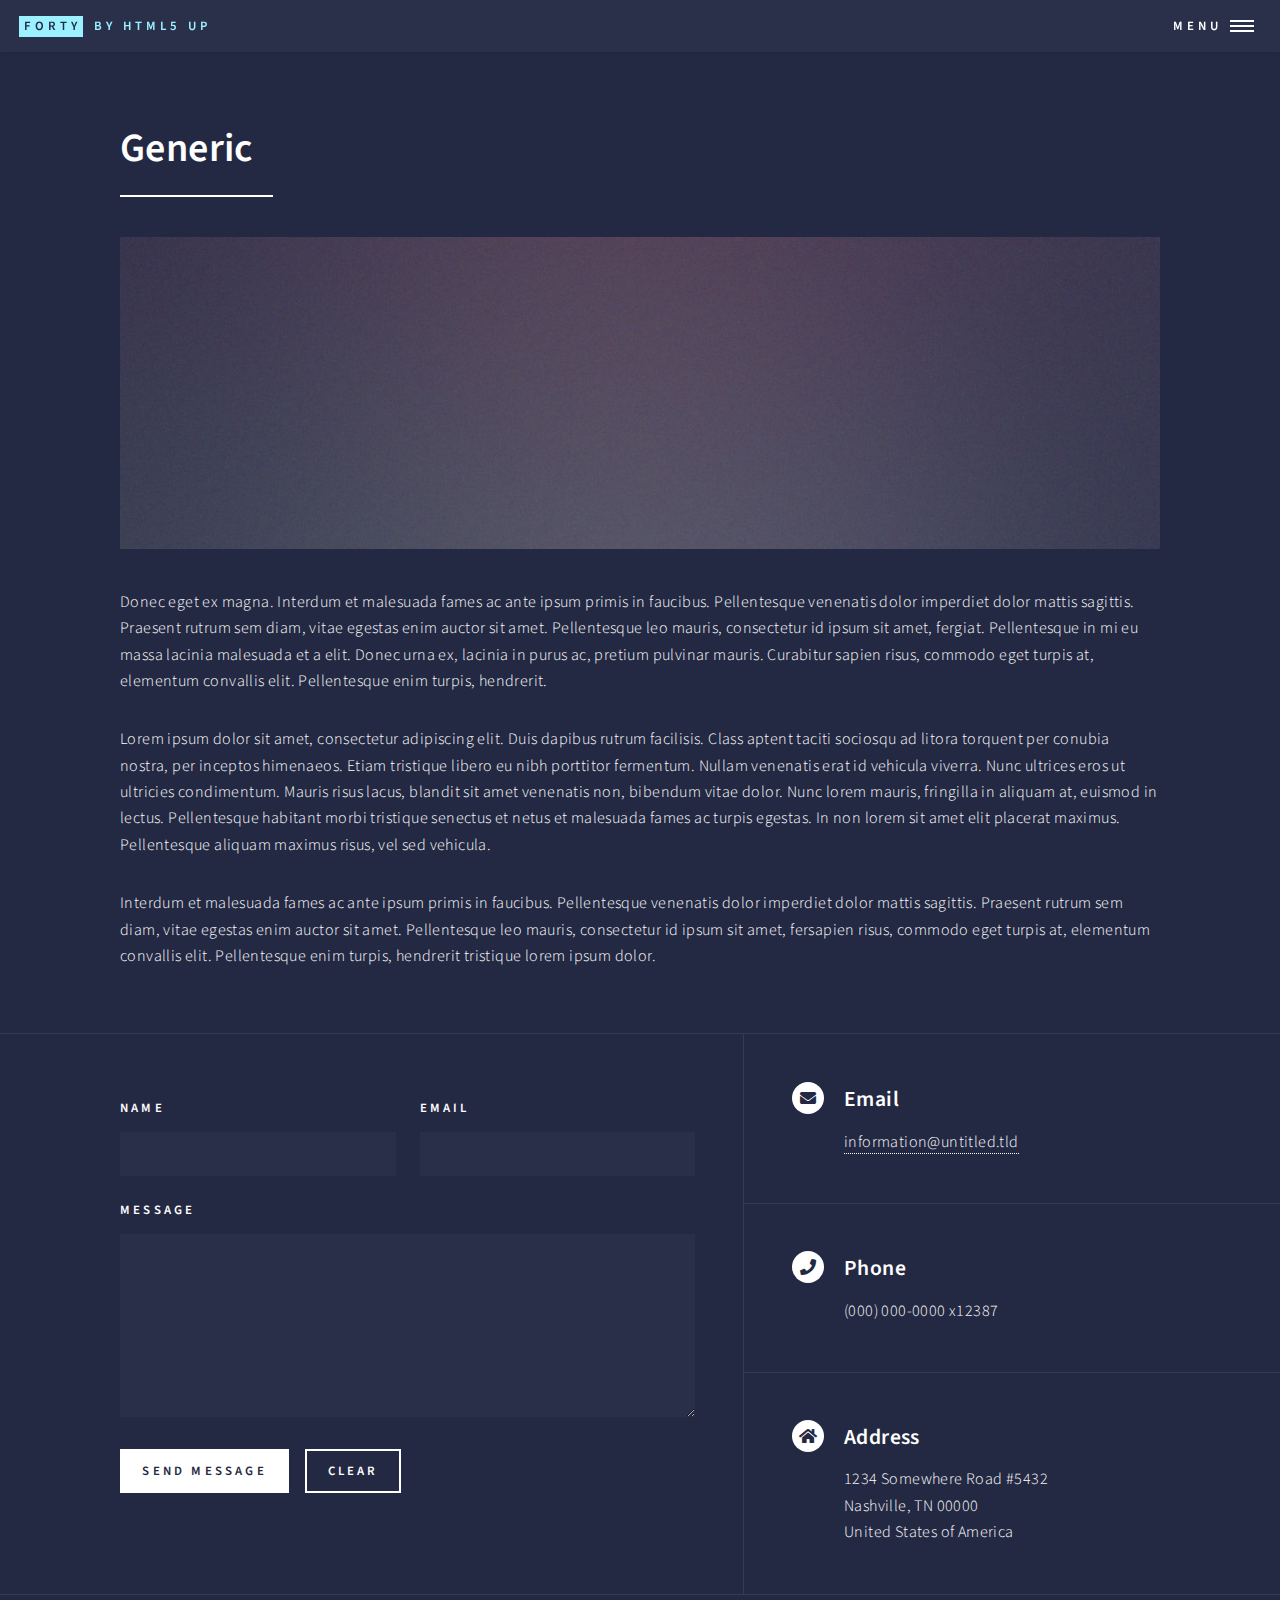
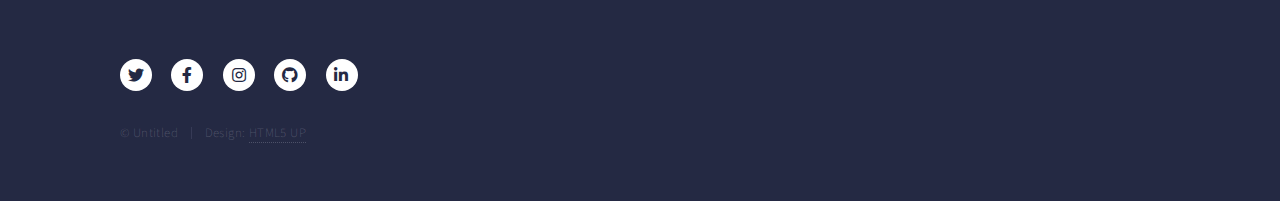
<file: generic.html>
<!DOCTYPE HTML>
<!--
	Forty by HTML5 UP
	html5up.net | @ajlkn
	Free for personal and commercial use under the CCA 3.0 license (html5up.net/license)
-->
<html>
	<head>
		<title>Generic - Forty by HTML5 UP</title>
		<meta charset="utf-8" />
		<meta name="viewport" content="width=device-width, initial-scale=1, user-scalable=no" />
		<link rel="stylesheet" href="assets/css/main.css" />
		<noscript><link rel="stylesheet" href="assets/css/noscript.css" /></noscript>
	</head>
	<body class="is-preload">

		<!-- Wrapper -->
			<div id="wrapper">

				<!-- Header -->
					<header id="header">
						<a href="index.html" class="logo"><strong>Forty</strong> <span>by HTML5 UP</span></a>
						<nav>
							<a href="#menu">Menu</a>
						</nav>
					</header>

				<!-- Menu -->
					<nav id="menu">
						<ul class="links">
							<li><a href="index.html">Home</a></li>
							<li><a href="landing.html">Landing</a></li>
							<li><a href="generic.html">Generic</a></li>
							<li><a href="elements.html">Elements</a></li>
						</ul>
						<ul class="actions stacked">
							<li><a href="#" class="button primary fit">Get Started</a></li>
							<li><a href="#" class="button fit">Log In</a></li>
						</ul>
					</nav>

				<!-- Main -->
					<div id="main" class="alt">

						<!-- One -->
							<section id="one">
								<div class="inner">
									<header class="major">
										<h1>Generic</h1>
									</header>
									<span class="image main"><img src="images/pic11.jpg" alt="" /></span>
									<p>Donec eget ex magna. Interdum et malesuada fames ac ante ipsum primis in faucibus. Pellentesque venenatis dolor imperdiet dolor mattis sagittis. Praesent rutrum sem diam, vitae egestas enim auctor sit amet. Pellentesque leo mauris, consectetur id ipsum sit amet, fergiat. Pellentesque in mi eu massa lacinia malesuada et a elit. Donec urna ex, lacinia in purus ac, pretium pulvinar mauris. Curabitur sapien risus, commodo eget turpis at, elementum convallis elit. Pellentesque enim turpis, hendrerit.</p>
									<p>Lorem ipsum dolor sit amet, consectetur adipiscing elit. Duis dapibus rutrum facilisis. Class aptent taciti sociosqu ad litora torquent per conubia nostra, per inceptos himenaeos. Etiam tristique libero eu nibh porttitor fermentum. Nullam venenatis erat id vehicula viverra. Nunc ultrices eros ut ultricies condimentum. Mauris risus lacus, blandit sit amet venenatis non, bibendum vitae dolor. Nunc lorem mauris, fringilla in aliquam at, euismod in lectus. Pellentesque habitant morbi tristique senectus et netus et malesuada fames ac turpis egestas. In non lorem sit amet elit placerat maximus. Pellentesque aliquam maximus risus, vel sed vehicula.</p>
									<p>Interdum et malesuada fames ac ante ipsum primis in faucibus. Pellentesque venenatis dolor imperdiet dolor mattis sagittis. Praesent rutrum sem diam, vitae egestas enim auctor sit amet. Pellentesque leo mauris, consectetur id ipsum sit amet, fersapien risus, commodo eget turpis at, elementum convallis elit. Pellentesque enim turpis, hendrerit tristique lorem ipsum dolor.</p>
								</div>
							</section>

					</div>

				<!-- Contact -->
					<section id="contact">
						<div class="inner">
							<section>
								<form method="post" action="#">
									<div class="fields">
										<div class="field half">
											<label for="name">Name</label>
											<input type="text" name="name" id="name" />
										</div>
										<div class="field half">
											<label for="email">Email</label>
											<input type="text" name="email" id="email" />
										</div>
										<div class="field">
											<label for="message">Message</label>
											<textarea name="message" id="message" rows="6"></textarea>
										</div>
									</div>
									<ul class="actions">
										<li><input type="submit" value="Send Message" class="primary" /></li>
										<li><input type="reset" value="Clear" /></li>
									</ul>
								</form>
							</section>
							<section class="split">
								<section>
									<div class="contact-method">
										<span class="icon solid alt fa-envelope"></span>
										<h3>Email</h3>
										<a href="#">information@untitled.tld</a>
									</div>
								</section>
								<section>
									<div class="contact-method">
										<span class="icon solid alt fa-phone"></span>
										<h3>Phone</h3>
										<span>(000) 000-0000 x12387</span>
									</div>
								</section>
								<section>
									<div class="contact-method">
										<span class="icon solid alt fa-home"></span>
										<h3>Address</h3>
										<span>1234 Somewhere Road #5432<br />
										Nashville, TN 00000<br />
										United States of America</span>
									</div>
								</section>
							</section>
						</div>
					</section>

				<!-- Footer -->
					<footer id="footer">
						<div class="inner">
							<ul class="icons">
								<li><a href="#" class="icon brands alt fa-twitter"><span class="label">Twitter</span></a></li>
								<li><a href="#" class="icon brands alt fa-facebook-f"><span class="label">Facebook</span></a></li>
								<li><a href="#" class="icon brands alt fa-instagram"><span class="label">Instagram</span></a></li>
								<li><a href="#" class="icon brands alt fa-github"><span class="label">GitHub</span></a></li>
								<li><a href="#" class="icon brands alt fa-linkedin-in"><span class="label">LinkedIn</span></a></li>
							</ul>
							<ul class="copyright">
								<li>&copy; Untitled</li><li>Design: <a href="https://html5up.net">HTML5 UP</a></li>
							</ul>
						</div>
					</footer>

			</div>

		<!-- Scripts -->
			<script src="assets/js/jquery.min.js"></script>
			<script src="assets/js/jquery.scrolly.min.js"></script>
			<script src="assets/js/jquery.scrollex.min.js"></script>
			<script src="assets/js/browser.min.js"></script>
			<script src="assets/js/breakpoints.min.js"></script>
			<script src="assets/js/util.js"></script>
			<script src="assets/js/main.js"></script>

	</body>
</html>
</file>
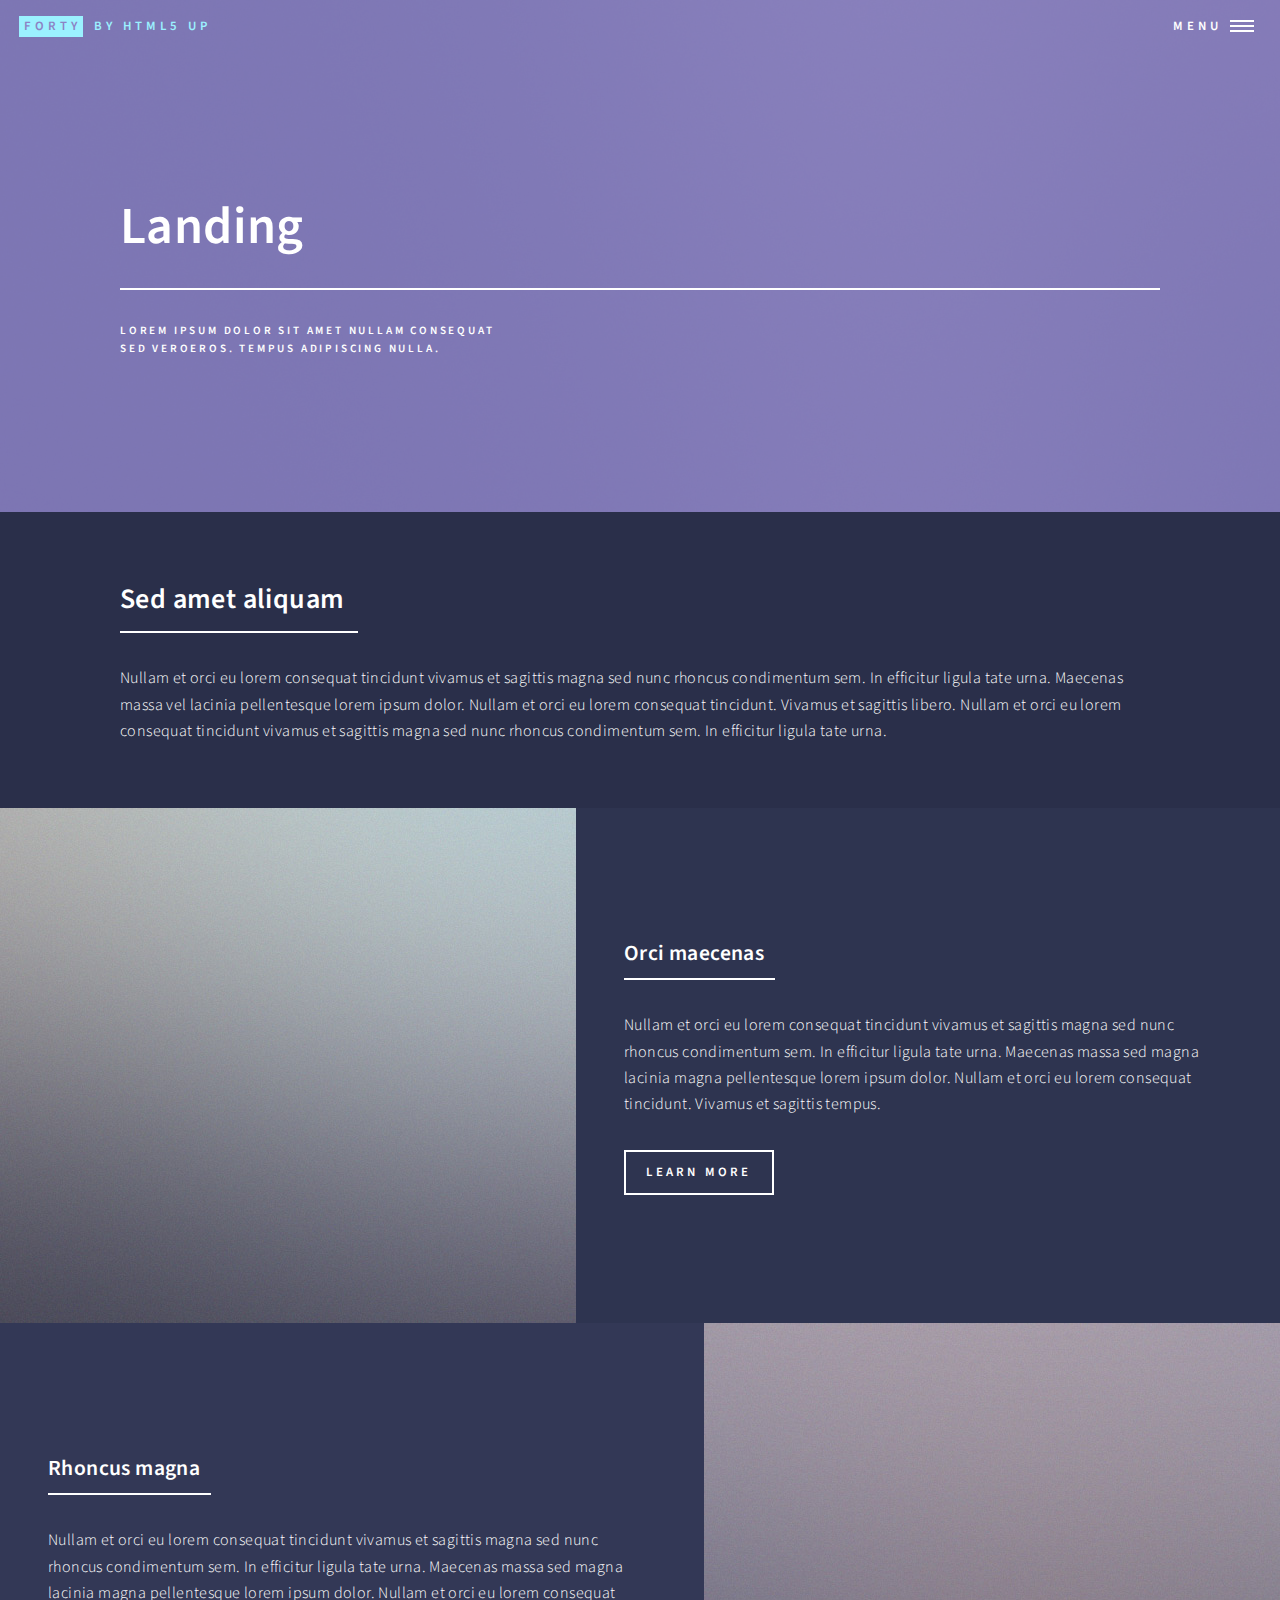
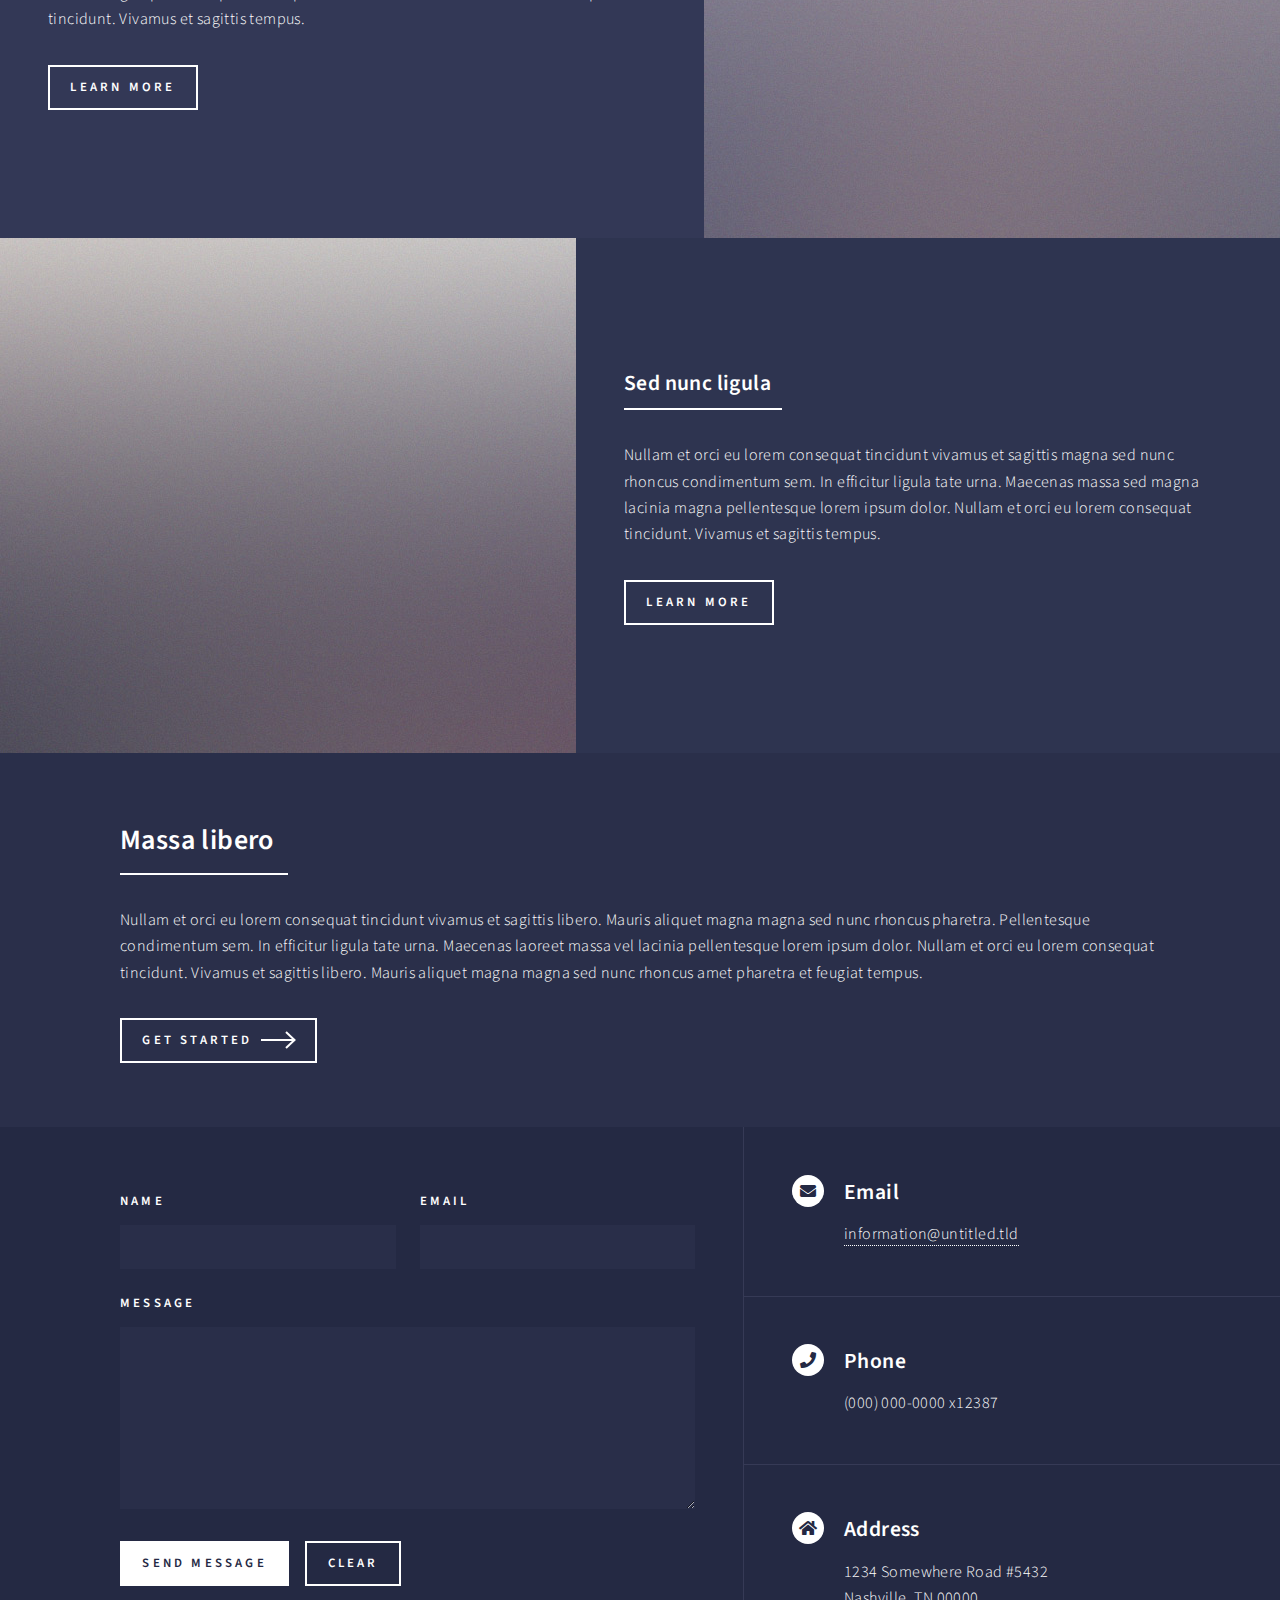
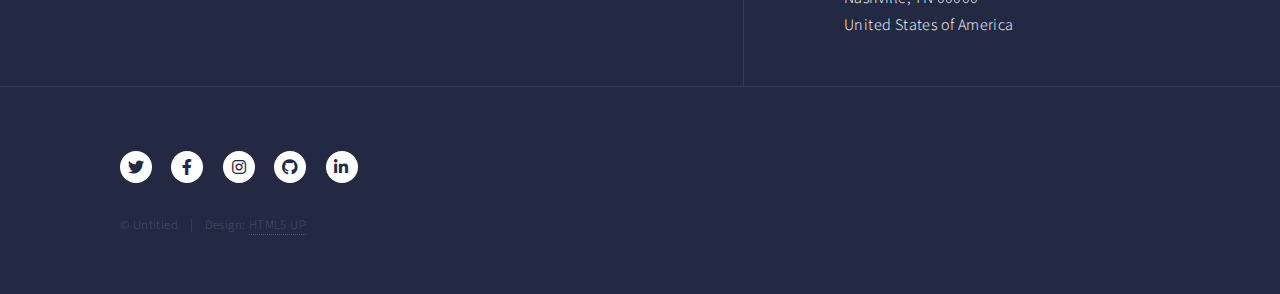
<file: landing.html>
<!DOCTYPE HTML>
<!--
	Forty by HTML5 UP
	html5up.net | @ajlkn
	Free for personal and commercial use under the CCA 3.0 license (html5up.net/license)
-->
<html>
	<head>
		<title>Landing - Forty by HTML5 UP</title>
		<meta charset="utf-8" />
		<meta name="viewport" content="width=device-width, initial-scale=1, user-scalable=no" />
		<link rel="stylesheet" href="assets/css/main.css" />
		<noscript><link rel="stylesheet" href="assets/css/noscript.css" /></noscript>
	</head>
	<body class="is-preload">

		<!-- Wrapper -->
			<div id="wrapper">

				<!-- Header -->
				<!-- Note: The "styleN" class below should match that of the banner element. -->
					<header id="header" class="alt style2">
						<a href="index.html" class="logo"><strong>Forty</strong> <span>by HTML5 UP</span></a>
						<nav>
							<a href="#menu">Menu</a>
						</nav>
					</header>

				<!-- Menu -->
					<nav id="menu">
						<ul class="links">
							<li><a href="index.html">Home</a></li>
							<li><a href="landing.html">Landing</a></li>
							<li><a href="generic.html">Generic</a></li>
							<li><a href="elements.html">Elements</a></li>
						</ul>
						<ul class="actions stacked">
							<li><a href="#" class="button primary fit">Get Started</a></li>
							<li><a href="#" class="button fit">Log In</a></li>
						</ul>
					</nav>

				<!-- Banner -->
				<!-- Note: The "styleN" class below should match that of the header element. -->
					<section id="banner" class="style2">
						<div class="inner">
							<span class="image">
								<img src="images/pic07.jpg" alt="" />
							</span>
							<header class="major">
								<h1>Landing</h1>
							</header>
							<div class="content">
								<p>Lorem ipsum dolor sit amet nullam consequat<br />
								sed veroeros. tempus adipiscing nulla.</p>
							</div>
						</div>
					</section>

				<!-- Main -->
					<div id="main">

						<!-- One -->
							<section id="one">
								<div class="inner">
									<header class="major">
										<h2>Sed amet aliquam</h2>
									</header>
									<p>Nullam et orci eu lorem consequat tincidunt vivamus et sagittis magna sed nunc rhoncus condimentum sem. In efficitur ligula tate urna. Maecenas massa vel lacinia pellentesque lorem ipsum dolor. Nullam et orci eu lorem consequat tincidunt. Vivamus et sagittis libero. Nullam et orci eu lorem consequat tincidunt vivamus et sagittis magna sed nunc rhoncus condimentum sem. In efficitur ligula tate urna.</p>
								</div>
							</section>

						<!-- Two -->
							<section id="two" class="spotlights">
								<section>
									<a href="generic.html" class="image">
										<img src="images/pic08.jpg" alt="" data-position="center center" />
									</a>
									<div class="content">
										<div class="inner">
											<header class="major">
												<h3>Orci maecenas</h3>
											</header>
											<p>Nullam et orci eu lorem consequat tincidunt vivamus et sagittis magna sed nunc rhoncus condimentum sem. In efficitur ligula tate urna. Maecenas massa sed magna lacinia magna pellentesque lorem ipsum dolor. Nullam et orci eu lorem consequat tincidunt. Vivamus et sagittis tempus.</p>
											<ul class="actions">
												<li><a href="generic.html" class="button">Learn more</a></li>
											</ul>
										</div>
									</div>
								</section>
								<section>
									<a href="generic.html" class="image">
										<img src="images/pic09.jpg" alt="" data-position="top center" />
									</a>
									<div class="content">
										<div class="inner">
											<header class="major">
												<h3>Rhoncus magna</h3>
											</header>
											<p>Nullam et orci eu lorem consequat tincidunt vivamus et sagittis magna sed nunc rhoncus condimentum sem. In efficitur ligula tate urna. Maecenas massa sed magna lacinia magna pellentesque lorem ipsum dolor. Nullam et orci eu lorem consequat tincidunt. Vivamus et sagittis tempus.</p>
											<ul class="actions">
												<li><a href="generic.html" class="button">Learn more</a></li>
											</ul>
										</div>
									</div>
								</section>
								<section>
									<a href="generic.html" class="image">
										<img src="images/pic10.jpg" alt="" data-position="25% 25%" />
									</a>
									<div class="content">
										<div class="inner">
											<header class="major">
												<h3>Sed nunc ligula</h3>
											</header>
											<p>Nullam et orci eu lorem consequat tincidunt vivamus et sagittis magna sed nunc rhoncus condimentum sem. In efficitur ligula tate urna. Maecenas massa sed magna lacinia magna pellentesque lorem ipsum dolor. Nullam et orci eu lorem consequat tincidunt. Vivamus et sagittis tempus.</p>
											<ul class="actions">
												<li><a href="generic.html" class="button">Learn more</a></li>
											</ul>
										</div>
									</div>
								</section>
							</section>

						<!-- Three -->
							<section id="three">
								<div class="inner">
									<header class="major">
										<h2>Massa libero</h2>
									</header>
									<p>Nullam et orci eu lorem consequat tincidunt vivamus et sagittis libero. Mauris aliquet magna magna sed nunc rhoncus pharetra. Pellentesque condimentum sem. In efficitur ligula tate urna. Maecenas laoreet massa vel lacinia pellentesque lorem ipsum dolor. Nullam et orci eu lorem consequat tincidunt. Vivamus et sagittis libero. Mauris aliquet magna magna sed nunc rhoncus amet pharetra et feugiat tempus.</p>
									<ul class="actions">
										<li><a href="generic.html" class="button next">Get Started</a></li>
									</ul>
								</div>
							</section>

					</div>

				<!-- Contact -->
					<section id="contact">
						<div class="inner">
							<section>
								<form method="post" action="#">
									<div class="fields">
										<div class="field half">
											<label for="name">Name</label>
											<input type="text" name="name" id="name" />
										</div>
										<div class="field half">
											<label for="email">Email</label>
											<input type="text" name="email" id="email" />
										</div>
										<div class="field">
											<label for="message">Message</label>
											<textarea name="message" id="message" rows="6"></textarea>
										</div>
									</div>
									<ul class="actions">
										<li><input type="submit" value="Send Message" class="primary" /></li>
										<li><input type="reset" value="Clear" /></li>
									</ul>
								</form>
							</section>
							<section class="split">
								<section>
									<div class="contact-method">
										<span class="icon solid alt fa-envelope"></span>
										<h3>Email</h3>
										<a href="#">information@untitled.tld</a>
									</div>
								</section>
								<section>
									<div class="contact-method">
										<span class="icon solid alt fa-phone"></span>
										<h3>Phone</h3>
										<span>(000) 000-0000 x12387</span>
									</div>
								</section>
								<section>
									<div class="contact-method">
										<span class="icon solid alt fa-home"></span>
										<h3>Address</h3>
										<span>1234 Somewhere Road #5432<br />
										Nashville, TN 00000<br />
										United States of America</span>
									</div>
								</section>
							</section>
						</div>
					</section>

				<!-- Footer -->
					<footer id="footer">
						<div class="inner">
							<ul class="icons">
								<li><a href="#" class="icon brands alt fa-twitter"><span class="label">Twitter</span></a></li>
								<li><a href="#" class="icon brands alt fa-facebook-f"><span class="label">Facebook</span></a></li>
								<li><a href="#" class="icon brands alt fa-instagram"><span class="label">Instagram</span></a></li>
								<li><a href="#" class="icon brands alt fa-github"><span class="label">GitHub</span></a></li>
								<li><a href="#" class="icon brands alt fa-linkedin-in"><span class="label">LinkedIn</span></a></li>
							</ul>
							<ul class="copyright">
								<li>&copy; Untitled</li><li>Design: <a href="https://html5up.net">HTML5 UP</a></li>
							</ul>
						</div>
					</footer>

			</div>

		<!-- Scripts -->
			<script src="assets/js/jquery.min.js"></script>
			<script src="assets/js/jquery.scrolly.min.js"></script>
			<script src="assets/js/jquery.scrollex.min.js"></script>
			<script src="assets/js/browser.min.js"></script>
			<script src="assets/js/breakpoints.min.js"></script>
			<script src="assets/js/util.js"></script>
			<script src="assets/js/main.js"></script>

	</body>
</html>
</file>
<file: assets/css/noscript.css>
/*
	Forty by HTML5 UP
	html5up.net | @ajlkn
	Free for personal and commercial use under the CCA 3.0 license (html5up.net/license)
*/

/* Banner */

	body.is-preload #banner:after {
		opacity: 0.85;
	}

	body.is-preload #banner > .inner {
		-moz-filter: none;
		-webkit-filter: none;
		-ms-filter: none;
		filter: none;
		-moz-transform: none;
		-webkit-transform: none;
		-ms-transform: none;
		transform: none;
		opacity: 1;
	}
</file>
<file: assets/css/main.css>
@import url(fontawesome-all.min.css);
@import url("https://fonts.googleapis.com/css?family=Source+Sans+Pro:300,300italic,600,600italic");

/*
	Forty by HTML5 UP
	html5up.net | @ajlkn
	Free for personal and commercial use under the CCA 3.0 license (html5up.net/license)
*/

:root {
    --color-primary: #6082B6;    /* glaucous */
    --color-secondary: #708090;  /* slate gray */
    --color-accent: #E6E6FA;     /* lavender */
    --color-background: #F9F6EE;  /* bone white */
}

html, body, div, span, applet, object,
iframe, h1, h2, h3, h4, h5, h6, p, blockquote,
pre, a, abbr, acronym, address, big, cite,
code, del, dfn, em, img, ins, kbd, q, s, samp,
small, strike, strong, sub, sup, tt, var, b,
u, i, center, dl, dt, dd, ol, ul, li, fieldset,
form, label, legend, table, caption, tbody,
tfoot, thead, tr, th, td, article, aside,
canvas, details, embed, figure, figcaption,
footer, header, hgroup, menu, nav, output, ruby,
section, summary, time, mark, audio, video {
	margin: 0;
	padding: 0;
	border: 0;
	font-size: 100%;
	font: inherit;
	vertical-align: baseline;}

article, aside, details, figcaption, figure,
footer, header, hgroup, menu, nav, section {
	display: block;}

body {
	line-height: 1;
}

ol, ul {
	list-style: none;
}

blockquote, q {
	quotes: none;
}

	blockquote:before, blockquote:after, q:before, q:after {
		content: '';
		content: none;
	}

table {
	border-collapse: collapse;
	border-spacing: 0;
}

body {
	-webkit-text-size-adjust: none;
}

mark {
	background-color: transparent;
	color: inherit;
}

input::-moz-focus-inner {
	border: 0;
	padding: 0;
}

input, select, textarea {
	-moz-appearance: none;
	-webkit-appearance: none;
	-ms-appearance: none;
	appearance: none;
}

/* Basic */

	@-ms-viewport {
		width: device-width;
	}

	body {
		-ms-overflow-style: scrollbar;
	}

	@media screen and (max-width: 480px) {

		html, body {
			min-width: 320px;
		}

	}

	html {
		box-sizing: border-box;
	}

	*, *:before, *:after {
		box-sizing: inherit;
	}

	body {
		background: #242943;
	}

		body.is-preload *, body.is-preload *:before, body.is-preload *:after {
			-moz-animation: none !important;
			-webkit-animation: none !important;
			-ms-animation: none !important;
			animation: none !important;
			-moz-transition: none !important;
			-webkit-transition: none !important;
			-ms-transition: none !important;
			transition: none !important;
		}

/* Type */

	body, input, select, textarea {
		color: #ffffff;
		font-family: "Source Sans Pro", Helvetica, sans-serif;
		font-size: 17pt;
		font-weight: 300;
		letter-spacing: 0.025em;
		line-height: 1.65;
	}

		@media screen and (max-width: 1680px) {

			body, input, select, textarea {
				font-size: 14pt;
			}

		}

		@media screen and (max-width: 1280px) {

			body, input, select, textarea {
				font-size: 12pt;
			}

		}

		@media screen and (max-width: 360px) {

			body, input, select, textarea {
				font-size: 11pt;
			}

		}

	a {
		-moz-transition: color 0.2s ease-in-out, border-bottom-color 0.2s ease-in-out;
		-webkit-transition: color 0.2s ease-in-out, border-bottom-color 0.2s ease-in-out;
		-ms-transition: color 0.2s ease-in-out, border-bottom-color 0.2s ease-in-out;
		transition: color 0.2s ease-in-out, border-bottom-color 0.2s ease-in-out;
		border-bottom: dotted 1px;
		color: inherit;
		text-decoration: none;
	}

		a:hover {
			border-bottom-color: transparent;
			color: #9bf1ff !important;
		}

		a:active {
			color: #53e3fb !important;
		}

	strong, b {
		color: #ffffff;
		font-weight: 600;
	}

	em, i {
		font-style: italic;
	}

	p {
		margin: 0 0 2em 0;
	}

	h1, h2, h3, h4, h5, h6 {
		color: #ffffff;
		font-weight: 600;
		line-height: 1.65;
		margin: 0 0 1em 0;
	}

		h1 a, h2 a, h3 a, h4 a, h5 a, h6 a {
			color: inherit;
			border-bottom: 0;
		}

	h1 {
		font-size: 2.5em;
	}

	h2 {
		font-size: 1.75em;
	}

	h3 {
		font-size: 1.35em;
	}

	h4 {
		font-size: 1.1em;
	}

	h5 {
		font-size: 0.9em;
	}

	h6 {
		font-size: 0.7em;
	}

	@media screen and (max-width: 736px) {

		h1 {
			font-size: 2em;
		}

		h2 {
			font-size: 1.5em;
		}

		h3 {
			font-size: 1.25em;
		}

	}

	sub {
		font-size: 0.8em;
		position: relative;
		top: 0.5em;
	}

	sup {
		font-size: 0.8em;
		position: relative;
		top: -0.5em;
	}

	blockquote {
		border-left: solid 4px rgba(212, 212, 255, 0.1);
		font-style: italic;
		margin: 0 0 2em 0;
		padding: 0.5em 0 0.5em 2em;
	}

	code {
		background: rgba(212, 212, 255, 0.035);
		font-family: "Courier New", monospace;
		font-size: 0.9em;
		margin: 0 0.25em;
		padding: 0.25em 0.65em;
	}

	pre {
		-webkit-overflow-scrolling: touch;
		font-family: "Courier New", monospace;
		font-size: 0.9em;
		margin: 0 0 2em 0;
	}

		pre code {
			display: block;
			line-height: 1.75;
			padding: 1em 1.5em;
			overflow-x: auto;
		}

	hr {
		border: 0;
		border-bottom: solid 1px rgba(212, 212, 255, 0.1);
		margin: 2em 0;
	}

		hr.major {
			margin: 3em 0;
		}

	.align-left {
		text-align: left;
	}

	.align-center {
		text-align: center;
	}

	.align-right {
		text-align: right;
	}

/* Row */

	.row {
		display: flex;
		flex-wrap: wrap;
		box-sizing: border-box;
		align-items: stretch;
	}

		.row > * {
			box-sizing: border-box;
		}

		.row.gtr-uniform > * > :last-child {
			margin-bottom: 0;
		}

		.row.aln-left {
			justify-content: flex-start;
		}

		.row.aln-center {
			justify-content: center;
		}

		.row.aln-right {
			justify-content: flex-end;
		}

		.row.aln-top {
			align-items: flex-start;
		}

		.row.aln-middle {
			align-items: center;
		}

		.row.aln-bottom {
			align-items: flex-end;
		}

		.row > .imp {
			order: -1;
		}

		.row > .col-1 {
			width: 8.33333%;
		}

		.row > .off-1 {
			margin-left: 8.33333%;
		}

		.row > .col-2 {
			width: 16.66667%;
		}

		.row > .off-2 {
			margin-left: 16.66667%;
		}

		.row > .col-3 {
			width: 25%;
		}

		.row > .off-3 {
			margin-left: 25%;
		}

		.row > .col-4 {
			width: 33.33333%;
		}

		.row > .off-4 {
			margin-left: 33.33333%;
		}

		.row > .col-5 {
			width: 41.66667%;
		}

		.row > .off-5 {
			margin-left: 41.66667%;
		}

		.row > .col-6 {
			width: 50%;
		}

		.row > .off-6 {
			margin-left: 50%;
		}

		.row > .col-7 {
			width: 58.33333%;
		}

		.row > .off-7 {
			margin-left: 58.33333%;
		}

		.row > .col-8 {
			width: 66.66667%;
		}

		.row > .off-8 {
			margin-left: 66.66667%;
		}

		.row > .col-9 {
			width: 75%;
		}

		.row > .off-9 {
			margin-left: 75%;
		}

		.row > .col-10 {
			width: 83.33333%;
		}

		.row > .off-10 {
			margin-left: 83.33333%;
		}

		.row > .col-11 {
			width: 91.66667%;
		}

		.row > .off-11 {
			margin-left: 91.66667%;
		}

		.row > .col-12 {
			width: 100%;
		}

		.row > .off-12 {
			margin-left: 100%;
		}

		.row.gtr-0 {
			margin-top: 0;
			margin-left: 0em;
		}

			.row.gtr-0 > * {
				padding: 0 0 0 0em;
			}

			.row.gtr-0.gtr-uniform {
				margin-top: 0em;
			}

				.row.gtr-0.gtr-uniform > * {
					padding-top: 0em;
				}

		.row.gtr-25 {
			margin-top: 0;
			margin-left: -0.5em;
		}

			.row.gtr-25 > * {
				padding: 0 0 0 0.5em;
			}

			.row.gtr-25.gtr-uniform {
				margin-top: -0.5em;
			}

				.row.gtr-25.gtr-uniform > * {
					padding-top: 0.5em;
				}

		.row.gtr-50 {
			margin-top: 0;
			margin-left: -1em;
		}

			.row.gtr-50 > * {
				padding: 0 0 0 1em;
			}

			.row.gtr-50.gtr-uniform {
				margin-top: -1em;
			}

				.row.gtr-50.gtr-uniform > * {
					padding-top: 1em;
				}

		.row {
			margin-top: 0;
			margin-left: -2em;
		}

			.row > * {
				padding: 0 0 0 2em;
			}

			.row.gtr-uniform {
				margin-top: -2em;
			}

				.row.gtr-uniform > * {
					padding-top: 2em;
				}

		.row.gtr-150 {
			margin-top: 0;
			margin-left: -3em;
		}

			.row.gtr-150 > * {
				padding: 0 0 0 3em;
			}

			.row.gtr-150.gtr-uniform {
				margin-top: -3em;
			}

				.row.gtr-150.gtr-uniform > * {
					padding-top: 3em;
				}

		.row.gtr-200 {
			margin-top: 0;
			margin-left: -4em;
		}

			.row.gtr-200 > * {
				padding: 0 0 0 4em;
			}

			.row.gtr-200.gtr-uniform {
				margin-top: -4em;
			}

				.row.gtr-200.gtr-uniform > * {
					padding-top: 4em;
				}

		@media screen and (max-width: 1680px) {

			.row {
				display: flex;
				flex-wrap: wrap;
				box-sizing: border-box;
				align-items: stretch;
			}

				.row > * {
					box-sizing: border-box;
				}

				.row.gtr-uniform > * > :last-child {
					margin-bottom: 0;
				}

				.row.aln-left {
					justify-content: flex-start;
				}

				.row.aln-center {
					justify-content: center;
				}

				.row.aln-right {
					justify-content: flex-end;
				}

				.row.aln-top {
					align-items: flex-start;
				}

				.row.aln-middle {
					align-items: center;
				}

				.row.aln-bottom {
					align-items: flex-end;
				}

				.row > .imp-xlarge {
					order: -1;
				}

				.row > .col-1-xlarge {
					width: 8.33333%;
				}

				.row > .off-1-xlarge {
					margin-left: 8.33333%;
				}

				.row > .col-2-xlarge {
					width: 16.66667%;
				}

				.row > .off-2-xlarge {
					margin-left: 16.66667%;
				}

				.row > .col-3-xlarge {
					width: 25%;
				}

				.row > .off-3-xlarge {
					margin-left: 25%;
				}

				.row > .col-4-xlarge {
					width: 33.33333%;
				}

				.row > .off-4-xlarge {
					margin-left: 33.33333%;
				}

				.row > .col-5-xlarge {
					width: 41.66667%;
				}

				.row > .off-5-xlarge {
					margin-left: 41.66667%;
				}

				.row > .col-6-xlarge {
					width: 50%;
				}

				.row > .off-6-xlarge {
					margin-left: 50%;
				}

				.row > .col-7-xlarge {
					width: 58.33333%;
				}

				.row > .off-7-xlarge {
					margin-left: 58.33333%;
				}

				.row > .col-8-xlarge {
					width: 66.66667%;
				}

				.row > .off-8-xlarge {
					margin-left: 66.66667%;
				}

				.row > .col-9-xlarge {
					width: 75%;
				}

				.row > .off-9-xlarge {
					margin-left: 75%;
				}

				.row > .col-10-xlarge {
					width: 83.33333%;
				}

				.row > .off-10-xlarge {
					margin-left: 83.33333%;
				}

				.row > .col-11-xlarge {
					width: 91.66667%;
				}

				.row > .off-11-xlarge {
					margin-left: 91.66667%;
				}

				.row > .col-12-xlarge {
					width: 100%;
				}

				.row > .off-12-xlarge {
					margin-left: 100%;
				}

				.row.gtr-0 {
					margin-top: 0;
					margin-left: 0em;
				}

					.row.gtr-0 > * {
						padding: 0 0 0 0em;
					}

					.row.gtr-0.gtr-uniform {
						margin-top: 0em;
					}

						.row.gtr-0.gtr-uniform > * {
							padding-top: 0em;
						}

				.row.gtr-25 {
					margin-top: 0;
					margin-left: -0.5em;
				}

					.row.gtr-25 > * {
						padding: 0 0 0 0.5em;
					}

					.row.gtr-25.gtr-uniform {
						margin-top: -0.5em;
					}

						.row.gtr-25.gtr-uniform > * {
							padding-top: 0.5em;
						}

				.row.gtr-50 {
					margin-top: 0;
					margin-left: -1em;
				}

					.row.gtr-50 > * {
						padding: 0 0 0 1em;
					}

					.row.gtr-50.gtr-uniform {
						margin-top: -1em;
					}

						.row.gtr-50.gtr-uniform > * {
							padding-top: 1em;
						}

				.row {
					margin-top: 0;
					margin-left: -2em;
				}

					.row > * {
						padding: 0 0 0 2em;
					}

					.row.gtr-uniform {
						margin-top: -2em;
					}

						.row.gtr-uniform > * {
							padding-top: 2em;
						}

				.row.gtr-150 {
					margin-top: 0;
					margin-left: -3em;
				}

					.row.gtr-150 > * {
						padding: 0 0 0 3em;
					}

					.row.gtr-150.gtr-uniform {
						margin-top: -3em;
					}

						.row.gtr-150.gtr-uniform > * {
							padding-top: 3em;
						}

				.row.gtr-200 {
					margin-top: 0;
					margin-left: -4em;
				}

					.row.gtr-200 > * {
						padding: 0 0 0 4em;
					}

					.row.gtr-200.gtr-uniform {
						margin-top: -4em;
					}

						.row.gtr-200.gtr-uniform > * {
							padding-top: 4em;
						}

		}

		@media screen and (max-width: 1280px) {

			.row {
				display: flex;
				flex-wrap: wrap;
				box-sizing: border-box;
				align-items: stretch;
			}

				.row > * {
					box-sizing: border-box;
				}

				.row.gtr-uniform > * > :last-child {
					margin-bottom: 0;
				}

				.row.aln-left {
					justify-content: flex-start;
				}

				.row.aln-center {
					justify-content: center;
				}

				.row.aln-right {
					justify-content: flex-end;
				}

				.row.aln-top {
					align-items: flex-start;
				}

				.row.aln-middle {
					align-items: center;
				}

				.row.aln-bottom {
					align-items: flex-end;
				}

				.row > .imp-large {
					order: -1;
				}

				.row > .col-1-large {
					width: 8.33333%;
				}

				.row > .off-1-large {
					margin-left: 8.33333%;
				}

				.row > .col-2-large {
					width: 16.66667%;
				}

				.row > .off-2-large {
					margin-left: 16.66667%;
				}

				.row > .col-3-large {
					width: 25%;
				}

				.row > .off-3-large {
					margin-left: 25%;
				}

				.row > .col-4-large {
					width: 33.33333%;
				}

				.row > .off-4-large {
					margin-left: 33.33333%;
				}

				.row > .col-5-large {
					width: 41.66667%;
				}

				.row > .off-5-large {
					margin-left: 41.66667%;
				}

				.row > .col-6-large {
					width: 50%;
				}

				.row > .off-6-large {
					margin-left: 50%;
				}

				.row > .col-7-large {
					width: 58.33333%;
				}

				.row > .off-7-large {
					margin-left: 58.33333%;
				}

				.row > .col-8-large {
					width: 66.66667%;
				}

				.row > .off-8-large {
					margin-left: 66.66667%;
				}

				.row > .col-9-large {
					width: 75%;
				}

				.row > .off-9-large {
					margin-left: 75%;
				}

				.row > .col-10-large {
					width: 83.33333%;
				}

				.row > .off-10-large {
					margin-left: 83.33333%;
				}

				.row > .col-11-large {
					width: 91.66667%;
				}

				.row > .off-11-large {
					margin-left: 91.66667%;
				}

				.row > .col-12-large {
					width: 100%;
				}

				.row > .off-12-large {
					margin-left: 100%;
				}

				.row.gtr-0 {
					margin-top: 0;
					margin-left: 0em;
				}

					.row.gtr-0 > * {
						padding: 0 0 0 0em;
					}

					.row.gtr-0.gtr-uniform {
						margin-top: 0em;
					}

						.row.gtr-0.gtr-uniform > * {
							padding-top: 0em;
						}

				.row.gtr-25 {
					margin-top: 0;
					margin-left: -0.5em;
				}

					.row.gtr-25 > * {
						padding: 0 0 0 0.5em;
					}

					.row.gtr-25.gtr-uniform {
						margin-top: -0.5em;
					}

						.row.gtr-25.gtr-uniform > * {
							padding-top: 0.5em;
						}

				.row.gtr-50 {
					margin-top: 0;
					margin-left: -1em;
				}

					.row.gtr-50 > * {
						padding: 0 0 0 1em;
					}

					.row.gtr-50.gtr-uniform {
						margin-top: -1em;
					}

						.row.gtr-50.gtr-uniform > * {
							padding-top: 1em;
						}

				.row {
					margin-top: 0;
					margin-left: -2em;
				}

					.row > * {
						padding: 0 0 0 2em;
					}

					.row.gtr-uniform {
						margin-top: -2em;
					}

						.row.gtr-uniform > * {
							padding-top: 2em;
						}

				.row.gtr-150 {
					margin-top: 0;
					margin-left: -3em;
				}

					.row.gtr-150 > * {
						padding: 0 0 0 3em;
					}

					.row.gtr-150.gtr-uniform {
						margin-top: -3em;
					}

						.row.gtr-150.gtr-uniform > * {
							padding-top: 3em;
						}

				.row.gtr-200 {
					margin-top: 0;
					margin-left: -4em;
				}

					.row.gtr-200 > * {
						padding: 0 0 0 4em;
					}

					.row.gtr-200.gtr-uniform {
						margin-top: -4em;
					}

						.row.gtr-200.gtr-uniform > * {
							padding-top: 4em;
						}

		}

		@media screen and (max-width: 736px) {

			.row {
				display: flex;
				flex-wrap: wrap;
				box-sizing: border-box;
				align-items: stretch;
			}

				.row > * {
					box-sizing: border-box;
				}

				.row.gtr-uniform > * > :last-child {
					margin-bottom: 0;
				}

				.row.aln-left {
					justify-content: flex-start;
				}

				.row.aln-center {
					justify-content: center;
				}

				.row.aln-right {
					justify-content: flex-end;
				}

				.row.aln-top {
					align-items: flex-start;
				}

				.row.aln-middle {
					align-items: center;
				}

				.row.aln-bottom {
					align-items: flex-end;
				}

				.row > .imp-small {
					order: -1;
				}

				.row > .col-1-small {
					width: 8.33333%;
				}

				.row > .off-1-small {
					margin-left: 8.33333%;
				}

				.row > .col-2-small {
					width: 16.66667%;
				}

				.row > .off-2-small {
					margin-left: 16.66667%;
				}

				.row > .col-3-small {
					width: 25%;
				}

				.row > .off-3-small {
					margin-left: 25%;
				}

				.row > .col-4-small {
					width: 33.33333%;
				}

				.row > .off-4-small {
					margin-left: 33.33333%;
				}

				.row > .col-5-small {
					width: 41.66667%;
				}

				.row > .off-5-small {
					margin-left: 41.66667%;
				}

				.row > .col-6-small {
					width: 50%;
				}

				.row > .off-6-small {
					margin-left: 50%;
				}

				.row > .col-7-small {
					width: 58.33333%;
				}

				.row > .off-7-small {
					margin-left: 58.33333%;
				}

				.row > .col-8-small {
					width: 66.66667%;
				}

				.row > .off-8-small {
					margin-left: 66.66667%;
				}

				.row > .col-9-small {
					width: 75%;
				}

				.row > .off-9-small {
					margin-left: 75%;
				}

				.row > .col-10-small {
					width: 83.33333%;
				}

				.row > .off-10-small {
					margin-left: 83.33333%;
				}

				.row > .col-11-small {
					width: 91.66667%;
				}

				.row > .off-11-small {
					margin-left: 91.66667%;
				}

				.row > .col-12-small {
					width: 100%;
				}

				.row > .off-12-small {
					margin-left: 100%;
				}

				.row.gtr-0 {
					margin-top: 0;
					margin-left: 0em;
				}

					.row.gtr-0 > * {
						padding: 0 0 0 0em;
					}

					.row.gtr-0.gtr-uniform {
						margin-top: 0em;
					}

						.row.gtr-0.gtr-uniform > * {
							padding-top: 0em;
						}

				.row.gtr-25 {
					margin-top: 0;
					margin-left: -0.3125em;
				}

					.row.gtr-25 > * {
						padding: 0 0 0 0.3125em;
					}

					.row.gtr-25.gtr-uniform {
						margin-top: -0.3125em;
					}

						.row.gtr-25.gtr-uniform > * {
							padding-top: 0.3125em;
						}

				.row.gtr-50 {
					margin-top: 0;
					margin-left: -0.625em;
				}

					.row.gtr-50 > * {
						padding: 0 0 0 0.625em;
					}

					.row.gtr-50.gtr-uniform {
						margin-top: -0.625em;
					}

						.row.gtr-50.gtr-uniform > * {
							padding-top: 0.625em;
						}

				.row {
					margin-top: 0;
					margin-left: -1.25em;
				}

					.row > * {
						padding: 0 0 0 1.25em;
					}

					.row.gtr-uniform {
						margin-top: -1.25em;
					}

						.row.gtr-uniform > * {
							padding-top: 1.25em;
						}

				.row.gtr-150 {
					margin-top: 0;
					margin-left: -1.875em;
				}

					.row.gtr-150 > * {
						padding: 0 0 0 1.875em;
					}

					.row.gtr-150.gtr-uniform {
						margin-top: -1.875em;
					}

						.row.gtr-150.gtr-uniform > * {
							padding-top: 1.875em;
						}

				.row.gtr-200 {
					margin-top: 0;
					margin-left: -2.5em;
				}

					.row.gtr-200 > * {
						padding: 0 0 0 2.5em;
					}

					.row.gtr-200.gtr-uniform {
						margin-top: -2.5em;
					}

						.row.gtr-200.gtr-uniform > * {
							padding-top: 2.5em;
						}

		}

		@media screen and (max-width: 980px) {

			.row {
				display: flex;
				flex-wrap: wrap;
				box-sizing: border-box;
				align-items: stretch;
			}

				.row > * {
					box-sizing: border-box;
				}

				.row.gtr-uniform > * > :last-child {
					margin-bottom: 0;
				}

				.row.aln-left {
					justify-content: flex-start;
				}

				.row.aln-center {
					justify-content: center;
				}

				.row.aln-right {
					justify-content: flex-end;
				}

				.row.aln-top {
					align-items: flex-start;
				}

				.row.aln-middle {
					align-items: center;
				}

				.row.aln-bottom {
					align-items: flex-end;
				}

				.row > .imp-medium {
					order: -1;
				}

				.row > .col-1-medium {
					width: 8.33333%;
				}

				.row > .off-1-medium {
					margin-left: 8.33333%;
				}

				.row > .col-2-medium {
					width: 16.66667%;
				}

				.row > .off-2-medium {
					margin-left: 16.66667%;
				}

				.row > .col-3-medium {
					width: 25%;
				}

				.row > .off-3-medium {
					margin-left: 25%;
				}

				.row > .col-4-medium {
					width: 33.33333%;
				}

				.row > .off-4-medium {
					margin-left: 33.33333%;
				}

				.row > .col-5-medium {
					width: 41.66667%;
				}

				.row > .off-5-medium {
					margin-left: 41.66667%;
				}

				.row > .col-6-medium {
					width: 50%;
				}

				.row > .off-6-medium {
					margin-left: 50%;
				}

				.row > .col-7-medium {
					width: 58.33333%;
				}

				.row > .off-7-medium {
					margin-left: 58.33333%;
				}

				.row > .col-8-medium {
					width: 66.66667%;
				}

				.row > .off-8-medium {
					margin-left: 66.66667%;
				}

				.row > .col-9-medium {
					width: 75%;
				}

				.row > .off-9-medium {
					margin-left: 75%;
				}

				.row > .col-10-medium {
					width: 83.33333%;
				}

				.row > .off-10-medium {
					margin-left: 83.33333%;
				}

				.row > .col-11-medium {
					width: 91.66667%;
				}

				.row > .off-11-medium {
					margin-left: 91.66667%;
				}

				.row > .col-12-medium {
					width: 100%;
				}

				.row > .off-12-medium {
					margin-left: 100%;
				}

				.row.gtr-0 {
					margin-top: 0;
					margin-left: 0em;
				}

					.row.gtr-0 > * {
						padding: 0 0 0 0em;
					}

					.row.gtr-0.gtr-uniform {
						margin-top: 0em;
					}

						.row.gtr-0.gtr-uniform > * {
							padding-top: 0em;
						}

				.row.gtr-25 {
					margin-top: 0;
					margin-left: -0.375em;
				}

					.row.gtr-25 > * {
						padding: 0 0 0 0.375em;
					}

					.row.gtr-25.gtr-uniform {
						margin-top: -0.375em;
					}

						.row.gtr-25.gtr-uniform > * {
							padding-top: 0.375em;
						}

				.row.gtr-50 {
					margin-top: 0;
					margin-left: -0.75em;
				}

					.row.gtr-50 > * {
						padding: 0 0 0 0.75em;
					}

					.row.gtr-50.gtr-uniform {
						margin-top: -0.75em;
					}

						.row.gtr-50.gtr-uniform > * {
							padding-top: 0.75em;
						}

				.row {
					margin-top: 0;
					margin-left: -1.5em;
				}

					.row > * {
						padding: 0 0 0 1.5em;
					}

					.row.gtr-uniform {
						margin-top: -1.5em;
					}

						.row.gtr-uniform > * {
							padding-top: 1.5em;
						}

				.row.gtr-150 {
					margin-top: 0;
					margin-left: -2.25em;
				}

					.row.gtr-150 > * {
						padding: 0 0 0 2.25em;
					}

					.row.gtr-150.gtr-uniform {
						margin-top: -2.25em;
					}

						.row.gtr-150.gtr-uniform > * {
							padding-top: 2.25em;
						}

				.row.gtr-200 {
					margin-top: 0;
					margin-left: -3em;
				}

					.row.gtr-200 > * {
						padding: 0 0 0 3em;
					}

					.row.gtr-200.gtr-uniform {
						margin-top: -3em;
					}

						.row.gtr-200.gtr-uniform > * {
							padding-top: 3em;
						}

		}

		@media screen and (max-width: 736px) {

			.row {
				display: flex;
				flex-wrap: wrap;
				box-sizing: border-box;
				align-items: stretch;
			}

				.row > * {
					box-sizing: border-box;
				}

				.row.gtr-uniform > * > :last-child {
					margin-bottom: 0;
				}

				.row.aln-left {
					justify-content: flex-start;
				}

				.row.aln-center {
					justify-content: center;
				}

				.row.aln-right {
					justify-content: flex-end;
				}

				.row.aln-top {
					align-items: flex-start;
				}

				.row.aln-middle {
					align-items: center;
				}

				.row.aln-bottom {
					align-items: flex-end;
				}

				.row > .imp-small {
					order: -1;
				}

				.row > .col-1-small {
					width: 8.33333%;
				}

				.row > .off-1-small {
					margin-left: 8.33333%;
				}

				.row > .col-2-small {
					width: 16.66667%;
				}

				.row > .off-2-small {
					margin-left: 16.66667%;
				}

				.row > .col-3-small {
					width: 25%;
				}

				.row > .off-3-small {
					margin-left: 25%;
				}

				.row > .col-4-small {
					width: 33.33333%;
				}

				.row > .off-4-small {
					margin-left: 33.33333%;
				}

				.row > .col-5-small {
					width: 41.66667%;
				}

				.row > .off-5-small {
					margin-left: 41.66667%;
				}

				.row > .col-6-small {
					width: 50%;
				}

				.row > .off-6-small {
					margin-left: 50%;
				}

				.row > .col-7-small {
					width: 58.33333%;
				}

				.row > .off-7-small {
					margin-left: 58.33333%;
				}

				.row > .col-8-small {
					width: 66.66667%;
				}

				.row > .off-8-small {
					margin-left: 66.66667%;
				}

				.row > .col-9-small {
					width: 75%;
				}

				.row > .off-9-small {
					margin-left: 75%;
				}

				.row > .col-10-small {
					width: 83.33333%;
				}

				.row > .off-10-small {
					margin-left: 83.33333%;
				}

				.row > .col-11-small {
					width: 91.66667%;
				}

				.row > .off-11-small {
					margin-left: 91.66667%;
				}

				.row > .col-12-small {
					width: 100%;
				}

				.row > .off-12-small {
					margin-left: 100%;
				}

				.row.gtr-0 {
					margin-top: 0;
					margin-left: 0em;
				}

					.row.gtr-0 > * {
						padding: 0 0 0 0em;
					}

					.row.gtr-0.gtr-uniform {
						margin-top: 0em;
					}

						.row.gtr-0.gtr-uniform > * {
							padding-top: 0em;
						}

				.row.gtr-25 {
					margin-top: 0;
					margin-left: -0.3125em;
				}

					.row.gtr-25 > * {
						padding: 0 0 0 0.3125em;
					}

					.row.gtr-25.gtr-uniform {
						margin-top: -0.3125em;
					}

						.row.gtr-25.gtr-uniform > * {
							padding-top: 0.3125em;
						}

				.row.gtr-50 {
					margin-top: 0;
					margin-left: -0.625em;
				}

					.row.gtr-50 > * {
						padding: 0 0 0 0.625em;
					}

					.row.gtr-50.gtr-uniform {
						margin-top: -0.625em;
					}

						.row.gtr-50.gtr-uniform > * {
							padding-top: 0.625em;
						}

				.row {
					margin-top: 0;
					margin-left: -1.25em;
				}

					.row > * {
						padding: 0 0 0 1.25em;
					}

					.row.gtr-uniform {
						margin-top: -1.25em;
					}

						.row.gtr-uniform > * {
							padding-top: 1.25em;
						}

				.row.gtr-150 {
					margin-top: 0;
					margin-left: -1.875em;
				}

					.row.gtr-150 > * {
						padding: 0 0 0 1.875em;
					}

					.row.gtr-150.gtr-uniform {
						margin-top: -1.875em;
					}

						.row.gtr-150.gtr-uniform > * {
							padding-top: 1.875em;
						}

				.row.gtr-200 {
					margin-top: 0;
					margin-left: -2.5em;
				}

					.row.gtr-200 > * {
						padding: 0 0 0 2.5em;
					}

					.row.gtr-200.gtr-uniform {
						margin-top: -2.5em;
					}

						.row.gtr-200.gtr-uniform > * {
							padding-top: 2.5em;
						}

		}

		@media screen and (max-width: 480px) {

			.row {
				display: flex;
				flex-wrap: wrap;
				box-sizing: border-box;
				align-items: stretch;
			}

				.row > * {
					box-sizing: border-box;
				}

				.row.gtr-uniform > * > :last-child {
					margin-bottom: 0;
				}

				.row.aln-left {
					justify-content: flex-start;
				}

				.row.aln-center {
					justify-content: center;
				}

				.row.aln-right {
					justify-content: flex-end;
				}

				.row.aln-top {
					align-items: flex-start;
				}

				.row.aln-middle {
					align-items: center;
				}

				.row.aln-bottom {
					align-items: flex-end;
				}

				.row > .imp-xsmall {
					order: -1;
				}

				.row > .col-1-xsmall {
					width: 8.33333%;
				}

				.row > .off-1-xsmall {
					margin-left: 8.33333%;
				}

				.row > .col-2-xsmall {
					width: 16.66667%;
				}

				.row > .off-2-xsmall {
					margin-left: 16.66667%;
				}

				.row > .col-3-xsmall {
					width: 25%;
				}

				.row > .off-3-xsmall {
					margin-left: 25%;
				}

				.row > .col-4-xsmall {
					width: 33.33333%;
				}

				.row > .off-4-xsmall {
					margin-left: 33.33333%;
				}

				.row > .col-5-xsmall {
					width: 41.66667%;
				}

				.row > .off-5-xsmall {
					margin-left: 41.66667%;
				}

				.row > .col-6-xsmall {
					width: 50%;
				}

				.row > .off-6-xsmall {
					margin-left: 50%;
				}

				.row > .col-7-xsmall {
					width: 58.33333%;
				}

				.row > .off-7-xsmall {
					margin-left: 58.33333%;
				}

				.row > .col-8-xsmall {
					width: 66.66667%;
				}

				.row > .off-8-xsmall {
					margin-left: 66.66667%;
				}

				.row > .col-9-xsmall {
					width: 75%;
				}

				.row > .off-9-xsmall {
					margin-left: 75%;
				}

				.row > .col-10-xsmall {
					width: 83.33333%;
				}

				.row > .off-10-xsmall {
					margin-left: 83.33333%;
				}

				.row > .col-11-xsmall {
					width: 91.66667%;
				}

				.row > .off-11-xsmall {
					margin-left: 91.66667%;
				}

				.row > .col-12-xsmall {
					width: 100%;
				}

				.row > .off-12-xsmall {
					margin-left: 100%;
				}

				.row.gtr-0 {
					margin-top: 0;
					margin-left: 0em;
				}

					.row.gtr-0 > * {
						padding: 0 0 0 0em;
					}

					.row.gtr-0.gtr-uniform {
						margin-top: 0em;
					}

						.row.gtr-0.gtr-uniform > * {
							padding-top: 0em;
						}

				.row.gtr-25 {
					margin-top: 0;
					margin-left: -0.3125em;
				}

					.row.gtr-25 > * {
						padding: 0 0 0 0.3125em;
					}

					.row.gtr-25.gtr-uniform {
						margin-top: -0.3125em;
					}

						.row.gtr-25.gtr-uniform > * {
							padding-top: 0.3125em;
						}

				.row.gtr-50 {
					margin-top: 0;
					margin-left: -0.625em;
				}

					.row.gtr-50 > * {
						padding: 0 0 0 0.625em;
					}

					.row.gtr-50.gtr-uniform {
						margin-top: -0.625em;
					}

						.row.gtr-50.gtr-uniform > * {
							padding-top: 0.625em;
						}

				.row {
					margin-top: 0;
					margin-left: -1.25em;
				}

					.row > * {
						padding: 0 0 0 1.25em;
					}

					.row.gtr-uniform {
						margin-top: -1.25em;
					}

						.row.gtr-uniform > * {
							padding-top: 1.25em;
						}

				.row.gtr-150 {
					margin-top: 0;
					margin-left: -1.875em;
				}

					.row.gtr-150 > * {
						padding: 0 0 0 1.875em;
					}

					.row.gtr-150.gtr-uniform {
						margin-top: -1.875em;
					}

						.row.gtr-150.gtr-uniform > * {
							padding-top: 1.875em;
						}

				.row.gtr-200 {
					margin-top: 0;
					margin-left: -2.5em;
				}

					.row.gtr-200 > * {
						padding: 0 0 0 2.5em;
					}

					.row.gtr-200.gtr-uniform {
						margin-top: -2.5em;
					}

						.row.gtr-200.gtr-uniform > * {
							padding-top: 2.5em;
						}

		}

		@media screen and (max-width: 480px) {

			.row {
				display: flex;
				flex-wrap: wrap;
				box-sizing: border-box;
				align-items: stretch;
			}

				.row > * {
					box-sizing: border-box;
				}

				.row.gtr-uniform > * > :last-child {
					margin-bottom: 0;
				}

				.row.aln-left {
					justify-content: flex-start;
				}

				.row.aln-center {
					justify-content: center;
				}

				.row.aln-right {
					justify-content: flex-end;
				}

				.row.aln-top {
					align-items: flex-start;
				}

				.row.aln-middle {
					align-items: center;
				}

				.row.aln-bottom {
					align-items: flex-end;
				}

				.row > .imp-xsmall {
					order: -1;
				}

				.row > .col-1-xsmall {
					width: 8.33333%;
				}

				.row > .off-1-xsmall {
					margin-left: 8.33333%;
				}

				.row > .col-2-xsmall {
					width: 16.66667%;
				}

				.row > .off-2-xsmall {
					margin-left: 16.66667%;
				}

				.row > .col-3-xsmall {
					width: 25%;
				}

				.row > .off-3-xsmall {
					margin-left: 25%;
				}

				.row > .col-4-xsmall {
					width: 33.33333%;
				}

				.row > .off-4-xsmall {
					margin-left: 33.33333%;
				}

				.row > .col-5-xsmall {
					width: 41.66667%;
				}

				.row > .off-5-xsmall {
					margin-left: 41.66667%;
				}

				.row > .col-6-xsmall {
					width: 50%;
				}

				.row > .off-6-xsmall {
					margin-left: 50%;
				}

				.row > .col-7-xsmall {
					width: 58.33333%;
				}

				.row > .off-7-xsmall {
					margin-left: 58.33333%;
				}

				.row > .col-8-xsmall {
					width: 66.66667%;
				}

				.row > .off-8-xsmall {
					margin-left: 66.66667%;
				}

				.row > .col-9-xsmall {
					width: 75%;
				}

				.row > .off-9-xsmall {
					margin-left: 75%;
				}

				.row > .col-10-xsmall {
					width: 83.33333%;
				}

				.row > .off-10-xsmall {
					margin-left: 83.33333%;
				}

				.row > .col-11-xsmall {
					width: 91.66667%;
				}

				.row > .off-11-xsmall {
					margin-left: 91.66667%;
				}

				.row > .col-12-xsmall {
					width: 100%;
				}

				.row > .off-12-xsmall {
					margin-left: 100%;
				}

				.row.gtr-0 {
					margin-top: 0;
					margin-left: 0em;
				}

					.row.gtr-0 > * {
						padding: 0 0 0 0em;
					}

					.row.gtr-0.gtr-uniform {
						margin-top: 0em;
					}

						.row.gtr-0.gtr-uniform > * {
							padding-top: 0em;
						}

				.row.gtr-25 {
					margin-top: 0;
					margin-left: -0.3125em;
				}

					.row.gtr-25 > * {
						padding: 0 0 0 0.3125em;
					}

					.row.gtr-25.gtr-uniform {
						margin-top: -0.3125em;
					}

						.row.gtr-25.gtr-uniform > * {
							padding-top: 0.3125em;
						}

				.row.gtr-50 {
					margin-top: 0;
					margin-left: -0.625em;
				}

					.row.gtr-50 > * {
						padding: 0 0 0 0.625em;
					}

					.row.gtr-50.gtr-uniform {
						margin-top: -0.625em;
					}

						.row.gtr-50.gtr-uniform > * {
							padding-top: 0.625em;
						}

				.row {
					margin-top: 0;
					margin-left: -1.25em;
				}

					.row > * {
						padding: 0 0 0 1.25em;
					}

					.row.gtr-uniform {
						margin-top: -1.25em;
					}

						.row.gtr-uniform > * {
							padding-top: 1.25em;
						}

				.row.gtr-150 {
					margin-top: 0;
					margin-left: -1.875em;
				}

					.row.gtr-150 > * {
						padding: 0 0 0 1.875em;
					}

					.row.gtr-150.gtr-uniform {
						margin-top: -1.875em;
					}

						.row.gtr-150.gtr-uniform > * {
							padding-top: 1.875em;
						}

				.row.gtr-200 {
					margin-top: 0;
					margin-left: -2.5em;
				}

					.row.gtr-200 > * {
						padding: 0 0 0 2.5em;
					}

					.row.gtr-200.gtr-uniform {
						margin-top: -2.5em;
					}

						.row.gtr-200.gtr-uniform > * {
							padding-top: 2.5em;
						}

		}

/* Section/Article */

	section.special, article.special {
		text-align: center;
	}

	header.major {
		width: -moz-max-content;
		width: -webkit-max-content;
		width: -ms-max-content;
		width: max-content;
		margin-bottom: 2em;
	}

		header.major > :first-child {
			margin-bottom: 0;
			width: calc(100% + 0.5em);
		}

			header.major > :first-child:after {
				content: '';
				background-color: #ffffff;
				display: block;
				height: 2px;
				margin: 0.325em 0 0.5em 0;
				width: 100%;
			}

		header.major > p {
			font-size: 0.7em;
			font-weight: 600;
			letter-spacing: 0.25em;
			margin-bottom: 0;
			text-transform: uppercase;
		}

		body.is-ie header.major > :first-child:after {
			max-width: 9em;
		}

		body.is-ie header.major > h1:after {
			max-width: 100% !important;
		}

	@media screen and (max-width: 736px) {

		header.major > p br {
			display: none;
		}

	}

/* Form */

	form {
		margin: 0 0 2em 0;
	}

		form > :last-child {
			margin-bottom: 0;
		}

		form > .fields {
			display: -moz-flex;
			display: -webkit-flex;
			display: -ms-flex;
			display: flex;
			-moz-flex-wrap: wrap;
			-webkit-flex-wrap: wrap;
			-ms-flex-wrap: wrap;
			flex-wrap: wrap;
			width: calc(100% + 3em);
			margin: -1.5em 0 2em -1.5em;
		}

			form > .fields > .field {
				-moz-flex-grow: 0;
				-webkit-flex-grow: 0;
				-ms-flex-grow: 0;
				flex-grow: 0;
				-moz-flex-shrink: 0;
				-webkit-flex-shrink: 0;
				-ms-flex-shrink: 0;
				flex-shrink: 0;
				padding: 1.5em 0 0 1.5em;
				width: calc(100% - 1.5em);
			}

				form > .fields > .field.half {
					width: calc(50% - 0.75em);
				}

				form > .fields > .field.third {
					width: calc(100%/3 - 0.5em);
				}

				form > .fields > .field.quarter {
					width: calc(25% - 0.375em);
				}

		@media screen and (max-width: 480px) {

			form > .fields {
				width: calc(100% + 3em);
				margin: -1.5em 0 2em -1.5em;
			}

				form > .fields > .field {
					padding: 1.5em 0 0 1.5em;
					width: calc(100% - 1.5em);
				}

					form > .fields > .field.half {
						width: calc(100% - 1.5em);
					}

					form > .fields > .field.third {
						width: calc(100% - 1.5em);
					}

					form > .fields > .field.quarter {
						width: calc(100% - 1.5em);
					}

		}

	label {
		color: #ffffff;
		display: block;
		font-size: 0.8em;
		font-weight: 600;
		letter-spacing: 0.25em;
		margin: 0 0 1em 0;
		text-transform: uppercase;
	}

	input[type="text"],
	input[type="password"],
	input[type="email"],
	input[type="tel"],
	input[type="search"],
	input[type="url"],
	select,
	textarea {
		-moz-appearance: none;
		-webkit-appearance: none;
		-ms-appearance: none;
		appearance: none;
		background: rgba(212, 212, 255, 0.035);
		border: none;
		border-radius: 0;
		color: inherit;
		display: block;
		outline: 0;
		padding: 0 1em;
		text-decoration: none;
		width: 100%;
	}

		input[type="text"]:invalid,
		input[type="password"]:invalid,
		input[type="email"]:invalid,
		input[type="tel"]:invalid,
		input[type="search"]:invalid,
		input[type="url"]:invalid,
		select:invalid,
		textarea:invalid {
			box-shadow: none;
		}

		input[type="text"]:focus,
		input[type="password"]:focus,
		input[type="email"]:focus,
		input[type="tel"]:focus,
		input[type="search"]:focus,
		input[type="url"]:focus,
		select:focus,
		textarea:focus {
			border-color: #9bf1ff;
			box-shadow: 0 0 0 2px #9bf1ff;
		}

	select {
		background-image: url("data:image/svg+xml;charset=utf8,%3Csvg xmlns='http://www.w3.org/2000/svg' width='40' height='40' preserveAspectRatio='none' viewBox='0 0 40 40'%3E%3Cpath d='M9.4,12.3l10.4,10.4l10.4-10.4c0.2-0.2,0.5-0.4,0.9-0.4c0.3,0,0.6,0.1,0.9,0.4l3.3,3.3c0.2,0.2,0.4,0.5,0.4,0.9 c0,0.4-0.1,0.6-0.4,0.9L20.7,31.9c-0.2,0.2-0.5,0.4-0.9,0.4c-0.3,0-0.6-0.1-0.9-0.4L4.3,17.3c-0.2-0.2-0.4-0.5-0.4-0.9 c0-0.4,0.1-0.6,0.4-0.9l3.3-3.3c0.2-0.2,0.5-0.4,0.9-0.4S9.1,12.1,9.4,12.3z' fill='rgba(212, 212, 255, 0.1)' /%3E%3C/svg%3E");
		background-size: 1.25rem;
		background-repeat: no-repeat;
		background-position: calc(100% - 1rem) center;
		height: 2.75em;
		padding-right: 2.75em;
		text-overflow: ellipsis;
	}

		select option {
			color: #ffffff;
			background: #242943;
		}

		select:focus::-ms-value {
			background-color: transparent;
		}

		select::-ms-expand {
			display: none;
		}

	input[type="text"],
	input[type="password"],
	input[type="email"],
	input[type="tel"],
	input[type="search"],
	input[type="url"],
	select {
		height: 2.75em;
	}

	textarea {
		padding: 0.75em 1em;
	}

	input[type="checkbox"],
	input[type="radio"] {
		-moz-appearance: none;
		-webkit-appearance: none;
		-ms-appearance: none;
		appearance: none;
		display: block;
		float: left;
		margin-right: -2em;
		opacity: 0;
		width: 1em;
		z-index: -1;
	}

		input[type="checkbox"] + label,
		input[type="radio"] + label {
			text-decoration: none;
			color: #ffffff;
			cursor: pointer;
			display: inline-block;
			font-weight: 300;
			padding-left: 2.65em;
			padding-right: 0.75em;
			position: relative;
		}

			input[type="checkbox"] + label:before,
			input[type="radio"] + label:before {
				-moz-osx-font-smoothing: grayscale;
				-webkit-font-smoothing: antialiased;
				display: inline-block;
				font-style: normal;
				font-variant: normal;
				text-rendering: auto;
				line-height: 1;
				text-transform: none !important;
				font-family: 'Font Awesome 5 Free';
				font-weight: 900;
			}

			input[type="checkbox"] + label:before,
			input[type="radio"] + label:before {
				background: rgba(212, 212, 255, 0.035);
				content: '';
				display: inline-block;
				font-size: 0.8em;
				height: 2.0625em;
				left: 0;
				letter-spacing: 0;
				line-height: 2.0625em;
				position: absolute;
				text-align: center;
				top: 0;
				width: 2.0625em;
			}

		input[type="checkbox"]:checked + label:before,
		input[type="radio"]:checked + label:before {
			background: #ffffff;
			border-color: #9bf1ff;
			content: '\f00c';
			color: #242943;
		}

		input[type="checkbox"]:focus + label:before,
		input[type="radio"]:focus + label:before {
			box-shadow: 0 0 0 2px #9bf1ff;
		}

	input[type="radio"] + label:before {
		border-radius: 100%;
	}

	::-webkit-input-placeholder {
		color: rgba(244, 244, 255, 0.2) !important;
		opacity: 1.0;
	}

	:-moz-placeholder {
		color: rgba(244, 244, 255, 0.2) !important;
		opacity: 1.0;
	}

	::-moz-placeholder {
		color: rgba(244, 244, 255, 0.2) !important;
		opacity: 1.0;
	}

	:-ms-input-placeholder {
		color: rgba(244, 244, 255, 0.2) !important;
		opacity: 1.0;
	}

/* Box */

	.box {
		border: solid 1px rgba(212, 212, 255, 0.1);
		margin-bottom: 2em;
		padding: 1.5em;
	}

		.box > :last-child,
		.box > :last-child > :last-child,
		.box > :last-child > :last-child > :last-child {
			margin-bottom: 0;
		}

		.box.alt {
			border: 0;
			border-radius: 0;
			padding: 0;
		}

/* Icon */

	.icon {
		text-decoration: none;
		border-bottom: none;
		position: relative;
	}

		.icon:before {
			-moz-osx-font-smoothing: grayscale;
			-webkit-font-smoothing: antialiased;
			display: inline-block;
			font-style: normal;
			font-variant: normal;
			text-rendering: auto;
			line-height: 1;
			text-transform: none !important;
			font-family: 'Font Awesome 5 Free';
			font-weight: 400;
		}

		.icon > .label {
			display: none;
		}

		.icon:before {
			line-height: inherit;
		}

		.icon.solid:before {
			font-weight: 900;
		}

		.icon.brands:before {
			font-family: 'Font Awesome 5 Brands';
		}

		.icon.alt:before {
			background-color: #ffffff;
			border-radius: 100%;
			color: #242943;
			display: inline-block;
			height: 2em;
			line-height: 2em;
			text-align: center;
			width: 2em;
		}

	a.icon.alt:before {
		-moz-transition: background-color 0.2s ease-in-out;
		-webkit-transition: background-color 0.2s ease-in-out;
		-ms-transition: background-color 0.2s ease-in-out;
		transition: background-color 0.2s ease-in-out;
	}

	a.icon.alt:hover:before {
		background-color: #6fc3df;
	}

	a.icon.alt:active:before {
		background-color: #37a6cb;
	}

/* Image */

	.image {
		border: 0;
		display: inline-block;
		position: relative;
	}

		.image img {
			display: block;
		}

		.image.left, .image.right {
			max-width: 30%;
		}

			.image.left img, .image.right img {
				width: 100%;
			}

		.image.left {
			float: left;
			margin: 0 1.5em 1.25em 0;
			top: 0.25em;
		}

		.image.right {
			float: right;
			margin: 0 0 1.25em 1.5em;
			top: 0.25em;
		}

		.image.fit {
			display: block;
			margin: 0 0 2em 0;
			width: 100%;
		}

			.image.fit img {
				width: 100%;
			}

		.image.main {
			display: block;
			margin: 2.5em 0;
			width: 100%;
		}

			.image.main img {
				width: 100%;
			}

			@media screen and (max-width: 736px) {

				.image.main {
					margin: 1.5em 0;
				}

			}

/* List */

	ol {
		list-style: decimal;
		margin: 0 0 2em 0;
		padding-left: 1.25em;
	}

		ol li {
			padding-left: 0.25em;
		}

	ul {
		list-style: disc;
		margin: 0 0 2em 0;
		padding-left: 1em;
	}

		ul li {
			padding-left: 0.5em;
		}

		ul.alt {
			list-style: none;
			padding-left: 0;
		}

			ul.alt li {
				border-top: solid 1px rgba(212, 212, 255, 0.1);
				padding: 0.5em 0;
			}

				ul.alt li:first-child {
					border-top: 0;
					padding-top: 0;
				}

	dl {
		margin: 0 0 2em 0;
	}

		dl dt {
			display: block;
			font-weight: 600;
			margin: 0 0 1em 0;
		}

		dl dd {
			margin-left: 2em;
		}

/* Actions */

	ul.actions {
		display: -moz-flex;
		display: -webkit-flex;
		display: -ms-flex;
		display: flex;
		cursor: default;
		list-style: none;
		margin-left: -1em;
		padding-left: 0;
	}

		ul.actions li {
			padding: 0 0 0 1em;
			vertical-align: middle;
		}

		ul.actions.special {
			-moz-justify-content: center;
			-webkit-justify-content: center;
			-ms-justify-content: center;
			justify-content: center;
			width: 100%;
			margin-left: 0;
		}

			ul.actions.special li:first-child {
				padding-left: 0;
			}

		ul.actions.stacked {
			-moz-flex-direction: column;
			-webkit-flex-direction: column;
			-ms-flex-direction: column;
			flex-direction: column;
			margin-left: 0;
		}

			ul.actions.stacked li {
				padding: 1.3em 0 0 0;
			}

				ul.actions.stacked li:first-child {
					padding-top: 0;
				}

		ul.actions.fit {
			width: calc(100% + 1em);
		}

			ul.actions.fit li {
				-moz-flex-grow: 1;
				-webkit-flex-grow: 1;
				-ms-flex-grow: 1;
				flex-grow: 1;
				-moz-flex-shrink: 1;
				-webkit-flex-shrink: 1;
				-ms-flex-shrink: 1;
				flex-shrink: 1;
				width: 100%;
			}

				ul.actions.fit li > * {
					width: 100%;
				}

			ul.actions.fit.stacked {
				width: 100%;
			}

/* Icons */

	ul.icons {
		cursor: default;
		list-style: none;
		padding-left: 0;
	}

		ul.icons li {
			display: inline-block;
			padding: 0 1em 0 0;
		}

			ul.icons li:last-child {
				padding-right: 0;
			}

		@media screen and (max-width: 736px) {

			ul.icons li {
				padding: 0 0.75em 0 0;
			}

		}

/* Pagination */

	ul.pagination {
		cursor: default;
		list-style: none;
		padding-left: 0;
	}

		ul.pagination li {
			display: inline-block;
			padding-left: 0;
			vertical-align: middle;
		}

			ul.pagination li > .page {
				-moz-transition: background-color 0.2s ease-in-out, color 0.2s ease-in-out;
				-webkit-transition: background-color 0.2s ease-in-out, color 0.2s ease-in-out;
				-ms-transition: background-color 0.2s ease-in-out, color 0.2s ease-in-out;
				transition: background-color 0.2s ease-in-out, color 0.2s ease-in-out;
				border-bottom: 0;
				display: inline-block;
				font-size: 0.8em;
				font-weight: 600;
				height: 1.5em;
				line-height: 1.5em;
				margin: 0 0.125em;
				min-width: 1.5em;
				padding: 0 0.5em;
				text-align: center;
			}

				ul.pagination li > .page.active {
					background-color: #ffffff;
					color: #242943;
				}

					ul.pagination li > .page.active:hover {
						background-color: #9bf1ff;
						color: #242943 !important;
					}

					ul.pagination li > .page.active:active {
						background-color: #53e3fb;
					}

			ul.pagination li:first-child {
				padding-right: 0.75em;
			}

			ul.pagination li:last-child {
				padding-left: 0.75em;
			}

		@media screen and (max-width: 480px) {

			ul.pagination li:nth-child(n+2):nth-last-child(n+2) {
				display: none;
			}

			ul.pagination li:first-child {
				padding-right: 0;
			}

		}

/* Table */

	.table-wrapper {
		-webkit-overflow-scrolling: touch;
		overflow-x: auto;
	}

	table {
		margin: 0 0 2em 0;
		width: 100%;
	}

		table tbody tr {
			border: solid 1px rgba(212, 212, 255, 0.1);
			border-left: 0;
			border-right: 0;
		}

			table tbody tr:nth-child(2n + 1) {
				background-color: rgba(212, 212, 255, 0.035);
			}

		table td {
			padding: 0.75em 0.75em;
		}

		table th {
			color: #ffffff;
			font-size: 0.9em;
			font-weight: 600;
			padding: 0 0.75em 0.75em 0.75em;
			text-align: left;
		}

		table thead {
			border-bottom: solid 2px rgba(212, 212, 255, 0.1);
		}

		table tfoot {
			border-top: solid 2px rgba(212, 212, 255, 0.1);
		}

		table.alt {
			border-collapse: separate;
		}

			table.alt tbody tr td {
				border: solid 1px rgba(212, 212, 255, 0.1);
				border-left-width: 0;
				border-top-width: 0;
			}

				table.alt tbody tr td:first-child {
					border-left-width: 1px;
				}

			table.alt tbody tr:first-child td {
				border-top-width: 1px;
			}

			table.alt thead {
				border-bottom: 0;
			}

			table.alt tfoot {
				border-top: 0;
			}

/* Button */

	input[type="submit"],
	input[type="reset"],
	input[type="button"],
	button,
	.button {
		-moz-appearance: none;
		-webkit-appearance: none;
		-ms-appearance: none;
		appearance: none;
		-moz-transition: background-color 0.2s ease-in-out, box-shadow 0.2s ease-in-out, color 0.2s ease-in-out;
		-webkit-transition: background-color 0.2s ease-in-out, box-shadow 0.2s ease-in-out, color 0.2s ease-in-out;
		-ms-transition: background-color 0.2s ease-in-out, box-shadow 0.2s ease-in-out, color 0.2s ease-in-out;
		transition: background-color 0.2s ease-in-out, box-shadow 0.2s ease-in-out, color 0.2s ease-in-out;
		background-color: transparent;
		border: 0;
		border-radius: 0;
		box-shadow: inset 0 0 0 2px #ffffff;
		color: #ffffff;
		cursor: pointer;
		display: inline-block;
		font-size: 0.8em;
		font-weight: 600;
		height: 3.5em;
		letter-spacing: 0.25em;
		line-height: 3.5em;
		padding: 0 1.75em;
		text-align: center;
		text-decoration: none;
		text-transform: uppercase;
		white-space: nowrap;
	}

		input[type="submit"]:hover, input[type="submit"]:active,
		input[type="reset"]:hover,
		input[type="reset"]:active,
		input[type="button"]:hover,
		input[type="button"]:active,
		button:hover,
		button:active,
		.button:hover,
		.button:active {
			box-shadow: inset 0 0 0 2px #9bf1ff;
			color: #9bf1ff;
		}

		input[type="submit"]:active,
		input[type="reset"]:active,
		input[type="button"]:active,
		button:active,
		.button:active {
			background-color: rgba(155, 241, 255, 0.1);
			box-shadow: inset 0 0 0 2px #53e3fb;
			color: #53e3fb;
		}

		input[type="submit"].icon:before,
		input[type="reset"].icon:before,
		input[type="button"].icon:before,
		button.icon:before,
		.button.icon:before {
			margin-right: 0.5em;
		}

		input[type="submit"].fit,
		input[type="reset"].fit,
		input[type="button"].fit,
		button.fit,
		.button.fit {
			width: 100%;
		}

		input[type="submit"].small,
		input[type="reset"].small,
		input[type="button"].small,
		button.small,
		.button.small {
			font-size: 0.6em;
		}

		input[type="submit"].large,
		input[type="reset"].large,
		input[type="button"].large,
		button.large,
		.button.large {
			font-size: 1.25em;
			height: 3em;
			line-height: 3em;
		}

		input[type="submit"].next,
		input[type="reset"].next,
		input[type="button"].next,
		button.next,
		.button.next {
			padding-right: 4.5em;
			position: relative;
		}

			input[type="submit"].next:before, input[type="submit"].next:after,
			input[type="reset"].next:before,
			input[type="reset"].next:after,
			input[type="button"].next:before,
			input[type="button"].next:after,
			button.next:before,
			button.next:after,
			.button.next:before,
			.button.next:after {
				-moz-transition: opacity 0.2s ease-in-out;
				-webkit-transition: opacity 0.2s ease-in-out;
				-ms-transition: opacity 0.2s ease-in-out;
				transition: opacity 0.2s ease-in-out;
				background-position: center right;
				background-repeat: no-repeat;
				background-size: 36px 24px;
				content: '';
				display: block;
				height: 100%;
				position: absolute;
				right: 1.5em;
				top: 0;
				vertical-align: middle;
				width: 36px;
			}

			input[type="submit"].next:before,
			input[type="reset"].next:before,
			input[type="button"].next:before,
			button.next:before,
			.button.next:before {
				background-image: url("data:image/svg+xml;charset=utf8,%3Csvg xmlns='http://www.w3.org/2000/svg' xmlns:xlink='http://www.w3.org/1999/xlink' width='36px' height='24px' viewBox='0 0 36 24' zoomAndPan='disable'%3E%3Cstyle%3Eline %7B stroke: %23ffffff%3B stroke-width: 2px%3B %7D%3C/style%3E%3Cline x1='0' y1='12' x2='34' y2='12' /%3E%3Cline x1='25' y1='4' x2='34' y2='12.5' /%3E%3Cline x1='25' y1='20' x2='34' y2='11.5' /%3E%3C/svg%3E");
			}

			input[type="submit"].next:after,
			input[type="reset"].next:after,
			input[type="button"].next:after,
			button.next:after,
			.button.next:after {
				background-image: url("data:image/svg+xml;charset=utf8,%3Csvg xmlns='http://www.w3.org/2000/svg' xmlns:xlink='http://www.w3.org/1999/xlink' width='36px' height='24px' viewBox='0 0 36 24' zoomAndPan='disable'%3E%3Cstyle%3Eline %7B stroke: %239bf1ff%3B stroke-width: 2px%3B %7D%3C/style%3E%3Cline x1='0' y1='12' x2='34' y2='12' /%3E%3Cline x1='25' y1='4' x2='34' y2='12.5' /%3E%3Cline x1='25' y1='20' x2='34' y2='11.5' /%3E%3C/svg%3E");
				opacity: 0;
				z-index: 1;
			}

			input[type="submit"].next:hover:after, input[type="submit"].next:active:after,
			input[type="reset"].next:hover:after,
			input[type="reset"].next:active:after,
			input[type="button"].next:hover:after,
			input[type="button"].next:active:after,
			button.next:hover:after,
			button.next:active:after,
			.button.next:hover:after,
			.button.next:active:after {
				opacity: 1;
			}

			@media screen and (max-width: 1280px) {

				input[type="submit"].next,
				input[type="reset"].next,
				input[type="button"].next,
				button.next,
				.button.next {
					padding-right: 5em;
				}

			}

		input[type="submit"].primary,
		input[type="reset"].primary,
		input[type="button"].primary,
		button.primary,
		.button.primary {
			background-color: #ffffff;
			box-shadow: none;
			color: #242943;
		}

			input[type="submit"].primary:hover, input[type="submit"].primary:active,
			input[type="reset"].primary:hover,
			input[type="reset"].primary:active,
			input[type="button"].primary:hover,
			input[type="button"].primary:active,
			button.primary:hover,
			button.primary:active,
			.button.primary:hover,
			.button.primary:active {
				background-color: #9bf1ff;
				color: #242943 !important;
			}

			input[type="submit"].primary:active,
			input[type="reset"].primary:active,
			input[type="button"].primary:active,
			button.primary:active,
			.button.primary:active {
				background-color: #53e3fb;
			}

		input[type="submit"].disabled, input[type="submit"]:disabled,
		input[type="reset"].disabled,
		input[type="reset"]:disabled,
		input[type="button"].disabled,
		input[type="button"]:disabled,
		button.disabled,
		button:disabled,
		.button.disabled,
		.button:disabled {
			pointer-events: none;
			cursor: default;
			opacity: 0.25;
		}

/* Tiles */

	.tiles {
		display: -moz-flex;
		display: -webkit-flex;
		display: -ms-flex;
		display: flex;
		-moz-flex-wrap: wrap;
		-webkit-flex-wrap: wrap;
		-ms-flex-wrap: wrap;
		flex-wrap: wrap;
		border-top: 0 !important;
	}

		.tiles + * {
			border-top: 0 !important;
		}

		.tiles article {
			-moz-align-items: center;
			-webkit-align-items: center;
			-ms-align-items: center;
			align-items: center;
			display: -moz-flex;
			display: -webkit-flex;
			display: -ms-flex;
			display: flex;
			-moz-transition: -moz-transform 0.25s ease, opacity 0.25s ease, -moz-filter 1s ease, -webkit-filter 1s ease;
			-webkit-transition: -webkit-transform 0.25s ease, opacity 0.25s ease, -webkit-filter 1s ease, -webkit-filter 1s ease;
			-ms-transition: -ms-transform 0.25s ease, opacity 0.25s ease, -ms-filter 1s ease, -webkit-filter 1s ease;
			transition: transform 0.25s ease, opacity 0.25s ease, filter 1s ease, -webkit-filter 1s ease;
			padding: 4em 4em 2em 4em ;
			background-position: center;
			background-repeat: no-repeat;
			background-size: cover;
			cursor: default;
			height: 40vh;
			max-height: 40em;
			min-height: 23em;
			overflow: hidden;
			position: relative;
			width: 40%;
		}

			.tiles article .image {
				display: none;
			}

			.tiles article header {
				position: relative;
				z-index: 3;
			}

			.tiles article h3 {
				font-size: 1.75em;
			}

				.tiles article h3 a:hover {
					color: inherit !important;
				}

			.tiles article .link.primary {
				border: 0;
				height: 100%;
				left: 0;
				position: absolute;
				top: 0;
				width: 100%;
				z-index: 4;
			}

			.tiles article:before {
				-moz-transition: opacity 0.5s ease;
				-webkit-transition: opacity 0.5s ease;
				-ms-transition: opacity 0.5s ease;
				transition: opacity 0.5s ease;
				bottom: 0;
				content: '';
				display: block;
				height: 100%;
				left: 0;
				opacity: 0.85;
				position: absolute;
				width: 100%;
				z-index: 2;
			}

			.tiles article:after {
				background-color: rgba(36, 41, 67, 0.25);
				content: '';
				display: block;
				height: 100%;
				left: 0;
				position: absolute;
				top: 0;
				width: 100%;
				z-index: 1;
			}

			.tiles article:hover:before {
				opacity: 0;
			}

			.tiles article.is-transitioning {
				-moz-transform: scale(0.95);
				-webkit-transform: scale(0.95);
				-ms-transform: scale(0.95);
				transform: scale(0.95);
				-moz-filter: blur(0.5em);
				-webkit-filter: blur(0.5em);
				-ms-filter: blur(0.5em);
				filter: blur(0.5em);
				opacity: 0;
			}

			.tiles article:nth-child(4n - 1), .tiles article:nth-child(4n - 2) {
				width: 60%;
			}

			.tiles article:nth-child(6n - 5):before {
				background-color: #6082B8;
			}

			.tiles article:nth-child(6n - 4):before {
				background-color: #e6e6fa;
			}

			.tiles article:nth-child(6n - 3):before {
				background-color: #ffe18dd8;
			}

			.tiles article:nth-child(6n - 2):before {
				background-color: #e7b788;
			}

			.tiles article:nth-child(6n - 1):before {
				background-color: #8ea9e8;
			}

			.tiles article:nth-child(6n):before {
				background-color: #87c5a4;
			}

		@media screen and (max-width: 1280px) {

			.tiles article {
				padding: 4em 3em 2em 3em ;
				height: 30vh;
				max-height: 30em;
				min-height: 20em;
			}

		}

		@media screen and (max-width: 980px) {

			.tiles article {
				width: 50% !important;
			}

		}

		@media screen and (max-width: 736px) {

			.tiles article {
				padding: 3em 1.5em 1em 1.5em ;
				height: 16em;
				max-height: none;
				min-height: 0;
			}

				.tiles article h3 {
					font-size: 1.5em;
				}

		}

		@media screen and (max-width: 480px) {

			.tiles {
				display: block;
			}

				.tiles article {
					height: 20em;
					width: 100% !important;
				}

		}

/* Contact Method */

	.contact-method {
		margin: 0 0 2em 0;
		padding-left: 3.25em;
		position: relative;
	}

		.contact-method .icon {
			left: 0;
			position: absolute;
			top: 0;
		}

		.contact-method h3 {
			margin: 0 0 0.5em 0;
		}

/* Spotlights */

	.spotlights {
		border-top: 0 !important;
	}

		.spotlights + * {
			border-top: 0 !important;
		}

		.spotlights > section {
			display: -moz-flex;
			display: -webkit-flex;
			display: -ms-flex;
			display: flex;
			-moz-flex-direction: row;
			-webkit-flex-direction: row;
			-ms-flex-direction: row;
			flex-direction: row;
			background-color: #2e3450;
		}

			.spotlights > section > .image {
				background-position: center center;
				background-size: cover;
				border-radius: 0;
				display: block;
				position: relative;
				width: 30%;
			}

				.spotlights > section > .image img {
					border-radius: 0;
					display: block;
					width: 100%;
				}

				.spotlights > section > .image:before {
					background: rgba(36, 41, 67, 0.9);
					content: '';
					display: block;
					height: 100%;
					left: 0;
					opacity: 0;
					position: absolute;
					top: 0;
					width: 100%;
				}

			.spotlights > section > .content {
				display: -moz-flex;
				display: -webkit-flex;
				display: -ms-flex;
				display: flex;
				-moz-flex-direction: column;
				-webkit-flex-direction: column;
				-ms-flex-direction: column;
				flex-direction: column;
				-moz-justify-content: center;
				-webkit-justify-content: center;
				-ms-justify-content: center;
				justify-content: center;
				-moz-align-items: center;
				-webkit-align-items: center;
				-ms-align-items: center;
				align-items: center;
				padding: 2em 3em 0.1em 3em ;
				width: 70%;
			}

				.spotlights > section > .content > .inner {
					margin: 0 auto;
					max-width: 100%;
					width: 65em;
				}

			.spotlights > section:nth-child(2n) {
				-moz-flex-direction: row-reverse;
				-webkit-flex-direction: row-reverse;
				-ms-flex-direction: row-reverse;
				flex-direction: row-reverse;
				background-color: #333856;
			}

				.spotlights > section:nth-child(2n) > .content {
					-moz-align-items: -moz-flex-end;
					-webkit-align-items: -webkit-flex-end;
					-ms-align-items: -ms-flex-end;
					align-items: flex-end;
				}

		@media screen and (max-width: 1680px) {

			.spotlights > section > .image {
				width: 40%;
			}

			.spotlights > section > .content {
				width: 60%;
			}

		}

		@media screen and (max-width: 1280px) {

			.spotlights > section > .image {
				width: 45%;
			}

			.spotlights > section > .content {
				width: 55%;
			}

		}

		@media screen and (max-width: 980px) {

			.spotlights > section {
				display: block;
			}

				.spotlights > section > .image {
					width: 100%;
				}

				.spotlights > section > .content {
					padding: 4em 3em 2em 3em ;
					width: 100%;
				}

		}

		@media screen and (max-width: 736px) {

			.spotlights > section > .content {
				padding: 3em 1.5em 1em 1.5em ;
			}

		}

/* Header */

	@-moz-keyframes reveal-header {
		0% {
			top: -4em;
			opacity: 0;
		}

		100% {
			top: 0;
			opacity: 1;
		}
	}

	@-webkit-keyframes reveal-header {
		0% {
			top: -4em;
			opacity: 0;
		}

		100% {
			top: 0;
			opacity: 1;
		}
	}

	@-ms-keyframes reveal-header {
		0% {
			top: -4em;
			opacity: 0;
		}

		100% {
			top: 0;
			opacity: 1;
		}
	}

	@keyframes reveal-header {
		0% {
			top: -4em;
			opacity: 0;
		}

		100% {
			top: 0;
			opacity: 1;
		}
	}

	#header {
		display: -moz-flex;
		display: -webkit-flex;
		display: -ms-flex;
		display: flex;
		background-color: #2a2f4a;
		box-shadow: 0 0 0.25em 0 rgba(0, 0, 0, 0.15);
		cursor: default;
		font-weight: 600;
		height: 3.25em;
		left: 0;
		letter-spacing: 0.25em;
		line-height: 3.25em;
		margin: 0;
		position: fixed;
		text-transform: uppercase;
		top: 0;
		width: 100%;
		z-index: 10000;
	}

		#header .logo {
			border: 0;
			display: inline-block;
			font-size: 0.8em;
			height: inherit;
			line-height: inherit;
			padding: 0 1.5em;
		}

			#header .logo strong {
				-moz-transition: background-color 0.2s ease-in-out, color 0.2s ease-in-out;
				-webkit-transition: background-color 0.2s ease-in-out, color 0.2s ease-in-out;
				-ms-transition: background-color 0.2s ease-in-out, color 0.2s ease-in-out;
				transition: background-color 0.2s ease-in-out, color 0.2s ease-in-out;
				background-color: #ffffff;
				color: #242943;
				display: inline-block;
				line-height: 1.65em;
				margin-right: 0.325em;
				padding: 0 0.125em 0 0.375em;
			}

			#header .logo:hover strong {
				background-color: #9bf1ff;
			}

			#header .logo:active strong {
				background-color: #53e3fb;
			}

		#header nav {
			display: -moz-flex;
			display: -webkit-flex;
			display: -ms-flex;
			display: flex;
			-moz-justify-content: -moz-flex-end;
			-webkit-justify-content: -webkit-flex-end;
			-ms-justify-content: -ms-flex-end;
			justify-content: flex-end;
			-moz-flex-grow: 1;
			-webkit-flex-grow: 1;
			-ms-flex-grow: 1;
			flex-grow: 1;
			height: inherit;
			line-height: inherit;
		}

			#header nav a {
				border: 0;
				display: block;
				font-size: 0.8em;
				height: inherit;
				line-height: inherit;
				padding: 0 0.75em;
				position: relative;
				vertical-align: middle;
			}

				#header nav a:last-child {
					padding-right: 1.5em;
				}

				#header nav a[href="#menu"] {
					padding-right: 3.325em !important;
				}

					#header nav a[href="#menu"]:before, #header nav a[href="#menu"]:after {
						background-image: url("data:image/svg+xml;charset=utf8,%3Csvg xmlns='http://www.w3.org/2000/svg' width='24' height='32' viewBox='0 0 24 32' preserveAspectRatio='none'%3E%3Cstyle%3Eline %7B stroke-width: 2px%3B stroke: %23ffffff%3B %7D%3C/style%3E%3Cline x1='0' y1='11' x2='24' y2='11' /%3E%3Cline x1='0' y1='21' x2='24' y2='21' /%3E%3Cline x1='0' y1='16' x2='24' y2='16' /%3E%3C/svg%3E");
						background-position: center;
						background-repeat: no-repeat;
						background-size: 24px 32px;
						content: '';
						display: block;
						height: 100%;
						position: absolute;
						right: 1.5em;
						top: 0;
						vertical-align: middle;
						width: 24px;
					}

					#header nav a[href="#menu"]:after {
						-moz-transition: opacity 0.2s ease-in-out;
						-webkit-transition: opacity 0.2s ease-in-out;
						-ms-transition: opacity 0.2s ease-in-out;
						transition: opacity 0.2s ease-in-out;
						background-image: url("data:image/svg+xml;charset=utf8,%3Csvg xmlns='http://www.w3.org/2000/svg' width='24' height='32' viewBox='0 0 24 32' preserveAspectRatio='none'%3E%3Cstyle%3Eline %7B stroke-width: 2px%3B stroke: %239bf1ff%3B %7D%3C/style%3E%3Cline x1='0' y1='11' x2='24' y2='11' /%3E%3Cline x1='0' y1='21' x2='24' y2='21' /%3E%3Cline x1='0' y1='16' x2='24' y2='16' /%3E%3C/svg%3E");
						opacity: 0;
						z-index: 1;
					}

					#header nav a[href="#menu"]:hover:after, #header nav a[href="#menu"]:active:after {
						opacity: 1;
					}

					#header nav a[href="#menu"]:last-child {
						padding-right: 3.875em !important;
					}

						#header nav a[href="#menu"]:last-child:before, #header nav a[href="#menu"]:last-child:after {
							right: 2em;
						}

		#header.reveal {
			-moz-animation: reveal-header 0.35s ease;
			-webkit-animation: reveal-header 0.35s ease;
			-ms-animation: reveal-header 0.35s ease;
			animation: reveal-header 0.35s ease;
		}

		#header.alt {
			-moz-transition: opacity 2.5s ease;
			-webkit-transition: opacity 2.5s ease;
			-ms-transition: opacity 2.5s ease;
			transition: opacity 2.5s ease;
			-moz-transition-delay: 0.75s;
			-webkit-transition-delay: 0.75s;
			-ms-transition-delay: 0.75s;
			transition-delay: 0.75s;
			-moz-animation: none;
			-webkit-animation: none;
			-ms-animation: none;
			animation: none;
			background-color: transparent;
			box-shadow: none;
			position: absolute;
		}

			#header.alt.style1 .logo strong {
				color: #6fc3df;
			}

			#header.alt.style2 .logo strong {
				color: #8d82c4;
			}

			#header.alt.style3 .logo strong {
				color: #ec8d81;
			}

			#header.alt.style4 .logo strong {
				color: #e7b788;
			}

			#header.alt.style5 .logo strong {
				color: #8ea9e8;
			}

			#header.alt.style6 .logo strong {
				color: #87c5a4;
			}

		body.is-preload #header.alt {
			opacity: 0;
		}

		@media screen and (max-width: 1680px) {

			#header nav a[href="#menu"] {
				padding-right: 3.75em !important;
			}

				#header nav a[href="#menu"]:last-child {
					padding-right: 4.25em !important;
				}

		}

		@media screen and (max-width: 1280px) {

			#header nav a[href="#menu"] {
				padding-right: 4em !important;
			}

				#header nav a[href="#menu"]:last-child {
					padding-right: 4.5em !important;
				}

		}

		@media screen and (max-width: 736px) {

			#header {
				height: 2.75em;
				line-height: 2.75em;
			}

				#header .logo {
					padding: 0 1em;
				}

				#header nav a {
					padding: 0 0.5em;
				}

					#header nav a:last-child {
						padding-right: 1em;
					}

					#header nav a[href="#menu"] {
						padding-right: 3.25em !important;
					}

						#header nav a[href="#menu"]:before, #header nav a[href="#menu"]:after {
							right: 0.75em;
						}

						#header nav a[href="#menu"]:last-child {
							padding-right: 4em !important;
						}

							#header nav a[href="#menu"]:last-child:before, #header nav a[href="#menu"]:last-child:after {
								right: 1.5em;
							}

		}

		@media screen and (max-width: 480px) {

			#header .logo span {
				display: none;
			}

			#header nav a[href="#menu"] {
				overflow: hidden;
				padding-right: 0 !important;
				text-indent: 5em;
				white-space: nowrap;
				width: 5em;
			}

				#header nav a[href="#menu"]:before, #header nav a[href="#menu"]:after {
					right: 0;
					width: inherit;
				}

				#header nav a[href="#menu"]:last-child:before, #header nav a[href="#menu"]:last-child:after {
					width: 4em;
					right: 0;
				}

		}

/* Banner */

	#banner {
		-moz-align-items: center;
		-webkit-align-items: center;
		-ms-align-items: center;
		align-items: center;
		background-image: url("../../images/plaster.png");
		display: -moz-flex;
		display: -webkit-flex;
		display: -ms-flex;
		display: flex;
		padding: 6em 0 2em 0 ;
		background-attachment: fixed;
		background-position: center;
		background-repeat: no-repeat;
		background-size: cover;
		border-bottom: 0 !important;
		cursor: default;
		height: 60vh;
		margin-bottom: -3.25em;
		max-height: 32em;
		min-height: 22em;
		position: relative;
		top: -3.25em;
	}

		#banner:after {
			-moz-transition: opacity 2.5s ease;
			-webkit-transition: opacity 2.5s ease;
			-ms-transition: opacity 2.5s ease;
			transition: opacity 2.5s ease;
			-moz-transition-delay: 0.75s;
			-webkit-transition-delay: 0.75s;
			-ms-transition-delay: 0.75s;
			transition-delay: 0.75s;
			pointer-events: none;
			background-color: #708090;
			content: '';
			display: block;
			height: 100%;
			left: 0;
			opacity: 0.85;
			position: absolute;
			top: 0;
			width: 100%;
			z-index: 1;
		}

		#banner h1 {
			font-size: 3.25em;
		}

		#banner > .inner {
			-moz-transition: opacity 1.5s ease, -moz-transform 0.5s ease-out, -moz-filter 0.5s ease, -webkit-filter 0.5s ease;
			-webkit-transition: opacity 1.5s ease, -webkit-transform 0.5s ease-out, -webkit-filter 0.5s ease, -webkit-filter 0.5s ease;
			-ms-transition: opacity 1.5s ease, -ms-transform 0.5s ease-out, -ms-filter 0.5s ease, -webkit-filter 0.5s ease;
			transition: opacity 1.5s ease, transform 0.5s ease-out, filter 0.5s ease, -webkit-filter 0.5s ease;
			padding: 0 !important;
			position: relative;
			z-index: 2;
		}

			#banner > .inner .image {
				display: none;
			}

			#banner > .inner header {
				width: auto;
			}

				#banner > .inner header > :first-child {
					width: auto;
				}

					#banner > .inner header > :first-child:after {
						max-width: 100%;
					}

			#banner > .inner .content {
				display: -moz-flex;
				display: -webkit-flex;
				display: -ms-flex;
				display: flex;
				-moz-align-items: center;
				-webkit-align-items: center;
				-ms-align-items: center;
				align-items: center;
				margin: 0 0 2em 0;
			}

				#banner > .inner .content > * {
					margin-right: 1.5em;
					margin-bottom: 0;
				}

				#banner > .inner .content > :last-child {
					margin-right: 0;
				}

				#banner > .inner .content p {
					font-size: 0.7em;
					font-weight: 600;
					letter-spacing: 0.25em;
					text-transform: uppercase;
				}

		#banner.major {
			height: 75vh;
			min-height: 30em;
			max-height: 50em;
		}

			#banner.major.alt {
				opacity: 0.75;
			}

		#banner.style1:after {
			background-color: #6fc3df;
		}

		#banner.style2:after {
			background-color: #8d82c4;
		}

		#banner.style3:after {
			background-color: #ec8d81;
		}

		#banner.style4:after {
			background-color: #e7b788;
		}

		#banner.style5:after {
			background-color: #8ea9e8;
		}

		#banner.style6:after {
			background-color: #87c5a4;
		}

		body.is-preload #banner:after {
			opacity: 1.0;
		}

		body.is-preload #banner > .inner {
			-moz-filter: blur(0.125em);
			-webkit-filter: blur(0.125em);
			-ms-filter: blur(0.125em);
			filter: blur(0.125em);
			-moz-transform: translateX(-0.5em);
			-webkit-transform: translateX(-0.5em);
			-ms-transform: translateX(-0.5em);
			transform: translateX(-0.5em);
			opacity: 0;
		}

		@media screen and (max-width: 1280px) {

			#banner {
				background-attachment: scroll;
			}

		}

		@media screen and (max-width: 736px) {

			#banner {
				padding: 5em 0 1em 0 ;
				height: auto;
				margin-bottom: -2.75em;
				max-height: none;
				min-height: 0;
				top: -2.75em;
			}

				#banner h1 {
					font-size: 2em;
				}

				#banner > .inner .content {
					display: block;
				}

					#banner > .inner .content > * {
						margin-right: 0;
						margin-bottom: 2em;
					}

				#banner.major {
					height: auto;
					min-height: 0;
					max-height: none;
				}

		}

		@media screen and (max-width: 480px) {

			#banner {
				padding: 6em 0 2em 0 ;
			}

				#banner > .inner .content p br {
					display: none;
				}

				#banner.major {
					padding: 8em 0 4em 0 ;
				}

		}

/* Main */

	#main {
		background-color: #2a2f4a;
	}

		#main > * {
			border-top: solid 1px rgba(212, 212, 255, 0.1);
		}

			#main > *:first-child {
				border-top: 0;
			}

			#main > * > .inner {
				padding: 4em 0 2em 0 ;
				margin: 0 auto;
				max-width: 65em;
				width: calc(100% - 6em);
			}

				@media screen and (max-width: 736px) {

					#main > * > .inner {
						padding: 3em 0 1em 0 ;
						width: calc(100% - 3em);
					}

				}

		#main.alt {
			background-color: transparent;
			border-bottom: solid 1px rgba(212, 212, 255, 0.1);
		}

/* Contact */

	#contact {
		border-bottom: solid 1px rgba(212, 212, 255, 0.1);
		overflow-x: hidden;
	}

		#contact > .inner {
			display: -moz-flex;
			display: -webkit-flex;
			display: -ms-flex;
			display: flex;
			padding: 0 !important;
		}

			#contact > .inner > :nth-child(2n - 1) {
				padding: 4em 3em 2em 0 ;
				border-right: solid 1px rgba(212, 212, 255, 0.1);
				width: 60%;
			}

			#contact > .inner > :nth-child(2n) {
				padding-left: 3em;
				width: 40%;
			}

			#contact > .inner > .split {
				padding: 0;
			}

				#contact > .inner > .split > * {
					padding: 3em 0 1em 3em ;
					position: relative;
				}

					#contact > .inner > .split > *:before {
						border-top: solid 1px rgba(212, 212, 255, 0.1);
						content: '';
						display: block;
						margin-left: -3em;
						position: absolute;
						top: 0;
						width: calc(100vw + 3em);
					}

				#contact > .inner > .split > :first-child:before {
					display: none;
				}

		@media screen and (max-width: 980px) {

			#contact > .inner {
				display: block;
			}

				#contact > .inner > :nth-child(2n - 1) {
					padding: 4em 0 2em 0 ;
					border-right: 0;
					width: 100%;
				}

				#contact > .inner > :nth-child(2n) {
					padding-left: 0;
					width: 100%;
				}

				#contact > .inner > .split > * {
					padding: 3em 0 1em 0 ;
				}

				#contact > .inner > .split > :first-child:before {
					display: block;
				}

		}

		@media screen and (max-width: 736px) {

			#contact > .inner > :nth-child(2n - 1) {
				padding: 3em 0 1em 0 ;
			}

		}

/* Footer */

	#footer .copyright {
		font-size: 0.8em;
		list-style: none;
		padding-left: 0;
	}

		#footer .copyright li {
			border-left: solid 1px rgba(212, 212, 255, 0.1);
			color: rgba(244, 244, 255, 0.2);
			display: inline-block;
			line-height: 1;
			margin-left: 1em;
			padding-left: 1em;
		}

			#footer .copyright li:first-child {
				border-left: 0;
				margin-left: 0;
				padding-left: 0;
			}

	@media screen and (max-width: 480px) {

		#footer .copyright li {
			display: block;
			border-left: 0;
			margin-left: 0;
			padding-left: 0;
			line-height: inherit;
		}

	}

/* Wrapper */

	#wrapper {
		-moz-transition: -moz-filter 0.35s ease, -webkit-filter 0.35s ease, opacity 0.375s ease-out;
		-webkit-transition: -webkit-filter 0.35s ease, -webkit-filter 0.35s ease, opacity 0.375s ease-out;
		-ms-transition: -ms-filter 0.35s ease, -webkit-filter 0.35s ease, opacity 0.375s ease-out;
		transition: filter 0.35s ease, -webkit-filter 0.35s ease, opacity 0.375s ease-out;
		padding-top: 3.25em;
	}

		#wrapper.is-transitioning {
			opacity: 0;
		}

		#wrapper > * > .inner {
			padding: 4em 0 2em 0 ;
			margin: 0 auto;
			max-width: 65em;
			width: calc(100% - 6em);
		}

			@media screen and (max-width: 736px) {

				#wrapper > * > .inner {
					padding: 3em 0 1em 0 ;
					width: calc(100% - 3em);
				}

			}

		@media screen and (max-width: 736px) {

			#wrapper {
				padding-top: 2.75em;
			}

		}

/* Menu */

	#menu {
		-moz-transition: -moz-transform 0.35s ease, opacity 0.35s ease, visibility 0.35s;
		-webkit-transition: -webkit-transform 0.35s ease, opacity 0.35s ease, visibility 0.35s;
		-ms-transition: -ms-transform 0.35s ease, opacity 0.35s ease, visibility 0.35s;
		transition: transform 0.35s ease, opacity 0.35s ease, visibility 0.35s;
		-moz-align-items: center;
		-webkit-align-items: center;
		-ms-align-items: center;
		align-items: center;
		display: -moz-flex;
		display: -webkit-flex;
		display: -ms-flex;
		display: flex;
		-moz-justify-content: center;
		-webkit-justify-content: center;
		-ms-justify-content: center;
		justify-content: center;
		pointer-events: none;
		background: rgba(36, 41, 67, 0.9);
		box-shadow: none;
		height: 100%;
		left: 0;
		opacity: 0;
		overflow: hidden;
		padding: 3em 2em;
		position: fixed;
		top: 0;
		visibility: hidden;
		width: 100%;
		z-index: 10002;
	}

		#menu .inner {
			-moz-transition: -moz-transform 0.35s ease-out, opacity 0.35s ease, visibility 0.35s;
			-webkit-transition: -webkit-transform 0.35s ease-out, opacity 0.35s ease, visibility 0.35s;
			-ms-transition: -ms-transform 0.35s ease-out, opacity 0.35s ease, visibility 0.35s;
			transition: transform 0.35s ease-out, opacity 0.35s ease, visibility 0.35s;
			-moz-transform: rotateX(20deg);
			-webkit-transform: rotateX(20deg);
			-ms-transform: rotateX(20deg);
			transform: rotateX(20deg);
			-webkit-overflow-scrolling: touch;
			max-width: 100%;
			max-height: 100vh;
			opacity: 0;
			overflow: auto;
			text-align: center;
			visibility: hidden;
			width: 18em;
		}

			#menu .inner > :first-child {
				margin-top: 2em;
			}

			#menu .inner > :last-child {
				margin-bottom: 3em;
			}

		#menu ul {
			margin: 0 0 1em 0;
		}

			#menu ul.links {
				list-style: none;
				padding: 0;
			}

				#menu ul.links > li {
					padding: 0;
				}

					#menu ul.links > li > a:not(.button) {
						border: 0;
						border-top: solid 1px rgba(212, 212, 255, 0.1);
						display: block;
						font-size: 0.8em;
						font-weight: 600;
						letter-spacing: 0.25em;
						line-height: 4em;
						text-decoration: none;
						text-transform: uppercase;
					}

					#menu ul.links > li > .button {
						display: block;
						margin: 0.5em 0 0 0;
					}

					#menu ul.links > li:first-child > a:not(.button) {
						border-top: 0 !important;
					}

		#menu .close {
			-moz-transition: color 0.2s ease-in-out;
			-webkit-transition: color 0.2s ease-in-out;
			-ms-transition: color 0.2s ease-in-out;
			transition: color 0.2s ease-in-out;
			-webkit-tap-highlight-color: rgba(0, 0, 0, 0);
			border: 0;
			cursor: pointer;
			display: block;
			height: 4em;
			line-height: 4em;
			overflow: hidden;
			padding-right: 1.25em;
			position: absolute;
			right: 0;
			text-align: right;
			text-indent: 8em;
			top: 0;
			vertical-align: middle;
			white-space: nowrap;
			width: 8em;
		}

			#menu .close:before, #menu .close:after {
				-moz-transition: opacity 0.2s ease-in-out;
				-webkit-transition: opacity 0.2s ease-in-out;
				-ms-transition: opacity 0.2s ease-in-out;
				transition: opacity 0.2s ease-in-out;
				background-position: center;
				background-repeat: no-repeat;
				content: '';
				display: block;
				height: 4em;
				position: absolute;
				right: 0;
				top: 0;
				width: 4em;
			}

			#menu .close:before {
				background-image: url("data:image/svg+xml;charset=utf8,%3Csvg xmlns='http://www.w3.org/2000/svg' xmlns:xlink='http://www.w3.org/1999/xlink' width='20px' height='20px' viewBox='0 0 20 20' zoomAndPan='disable'%3E%3Cstyle%3Eline %7B stroke: %23ffffff%3B stroke-width: 2%3B %7D%3C/style%3E%3Cline x1='0' y1='0' x2='20' y2='20' /%3E%3Cline x1='20' y1='0' x2='0' y2='20' /%3E%3C/svg%3E");
			}

			#menu .close:after {
				background-image: url("data:image/svg+xml;charset=utf8,%3Csvg xmlns='http://www.w3.org/2000/svg' xmlns:xlink='http://www.w3.org/1999/xlink' width='20px' height='20px' viewBox='0 0 20 20' zoomAndPan='disable'%3E%3Cstyle%3Eline %7B stroke: %239bf1ff%3B stroke-width: 2%3B %7D%3C/style%3E%3Cline x1='0' y1='0' x2='20' y2='20' /%3E%3Cline x1='20' y1='0' x2='0' y2='20' /%3E%3C/svg%3E");
				opacity: 0;
			}

			#menu .close:hover:after, #menu .close:active:after {
				opacity: 1;
			}

	body.is-ie #menu {
		background: rgba(42, 47, 74, 0.975);
	}

	body.is-menu-visible #wrapper {
		-moz-filter: blur(0.5em);
		-webkit-filter: blur(0.5em);
		-ms-filter: blur(0.5em);
		filter: blur(0.5em);
	}

	body.is-menu-visible #menu {
		pointer-events: auto;
		opacity: 1;
		visibility: visible;
	}

		body.is-menu-visible #menu .inner {
			-moz-transform: none;
			-webkit-transform: none;
			-ms-transform: none;
			transform: none;
			opacity: 1;
			visibility: visible;
		}
</file>
